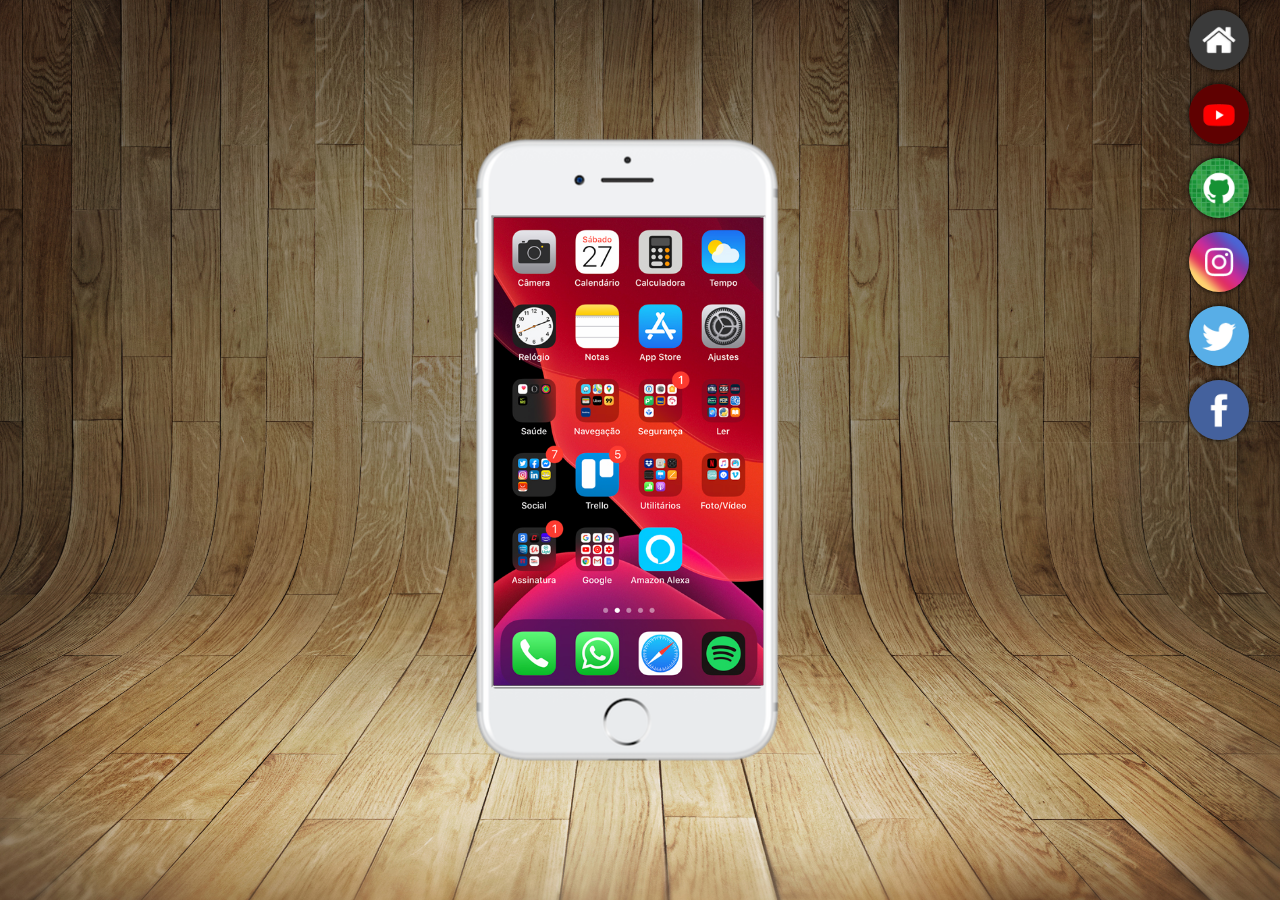
<file: index.html>
<!DOCTYPE html>
<html lang="pt-br">
<head>
    <meta charset="UTF-8">
    <meta name="viewport" content="width=device-width, initial-scale=1.0">
    <link rel="shortcut icon" href="pacote-d013/favicon.ico" type="image/x-icon">
    <title>Projeto Redes Sociais</title>
    <link rel="stylesheet" href="estilo.css">
</head>
<body>
    <main>
    <section id="telefone"><iframe name="frame" id="tela" src="home.html" >
        Seu navegador n é compatível com essa maravilha
    </iframe></section>
        <section id="redes-sociais">
            <nav>
                <ul>
                    <abbr title="Home">
                        <li><a href="home.html" target="frame"><div><img src="pacote-d013/imagens/logo-home.jpg" alt="Voltar para a página inicial"></div></a></li>
                    </abbr>
                    <abbr title="Ir para o Youtube">
                        <li><a href="youtube.html" target="frame"><img src="pacote-d013/imagens/logo-youtube.jpg" alt="Ir para o Youtube"></a></li>
                    </abbr>
                    <abbr title="Ir para o Github">
                        <li><a href="github.html" target="frame"><img src="pacote-d013/imagens/logo-github.jpg" alt="Ir para o Github"></a></li>
                    </abbr>
                    <abbr title="Ir para o Instagram">
                        <li><a href="instagram.html" target="frame"><img src="pacote-d013/imagens/logo-instagram.jpg" alt="Ir para o Instagram"></a></li>
                    </abbr>
                    <abbr title="Ir para o Twitter">
                        <li><a href="twitter.html" target="frame"><img src="pacote-d013/imagens/logo-twitter.jpg" alt="Ir para o Twitter"></a></li>
                    </abbr>
                    <abbr title="Ir para o Facebook">
                            <li><a href="facebook.html" target="frame"><img src="pacote-d013/imagens/logo-facebook.jpg" alt="Ir para o Facebook"></a></li>
                    </abbr>
                </ul>
            </nav>
        </section>
    </main>
</body>
</html>
</file>
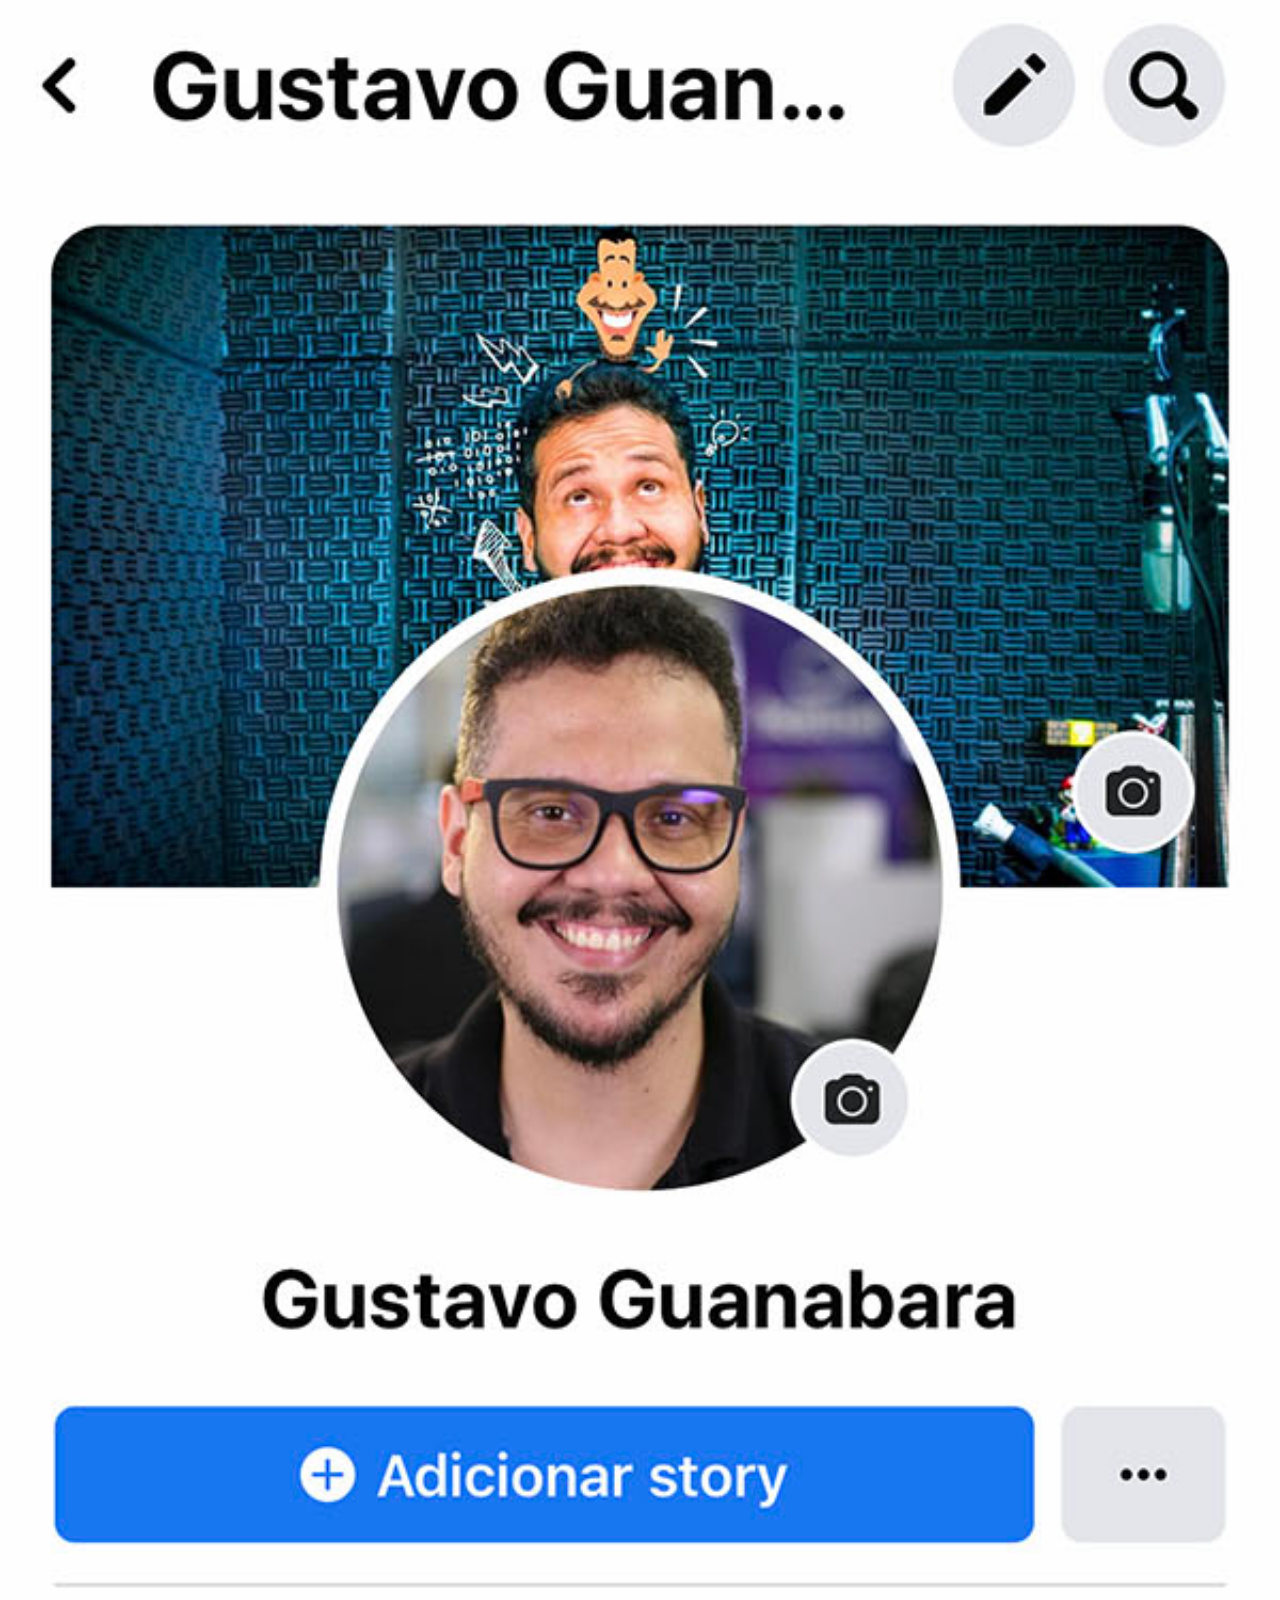
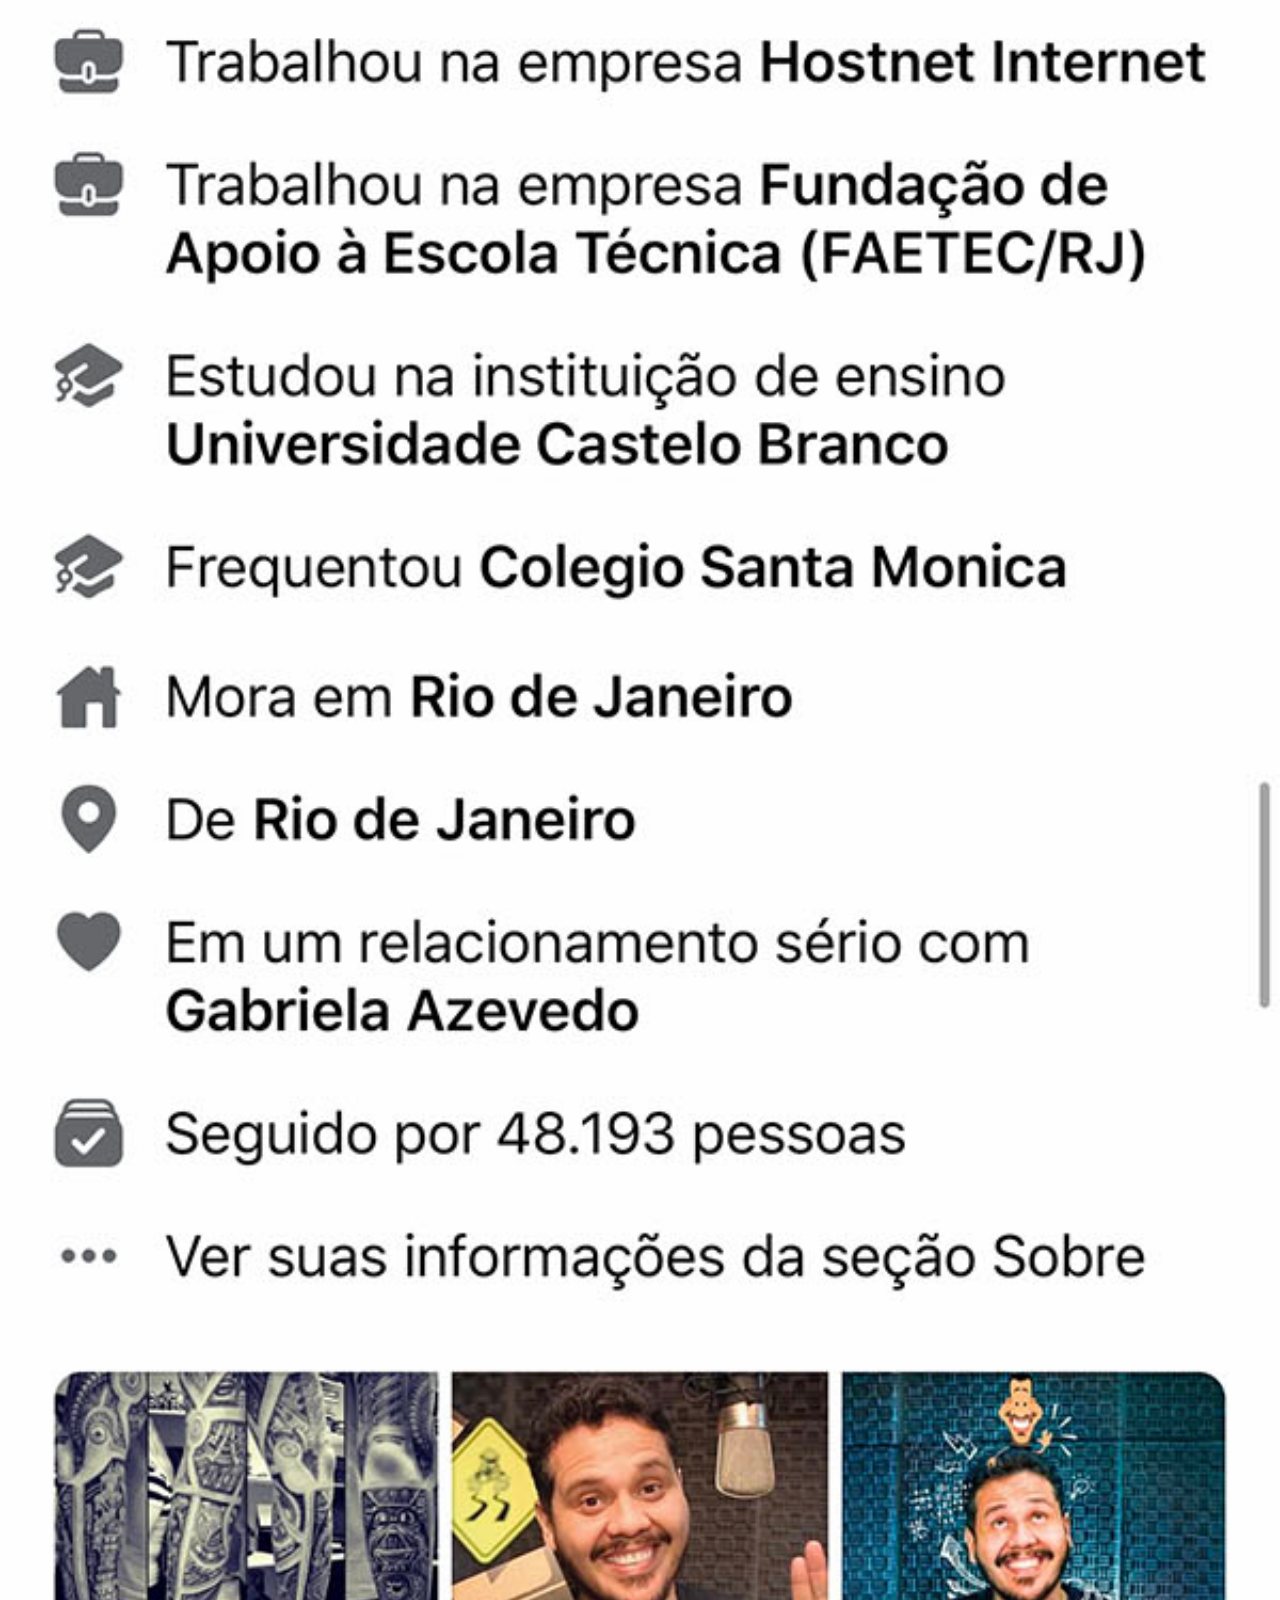
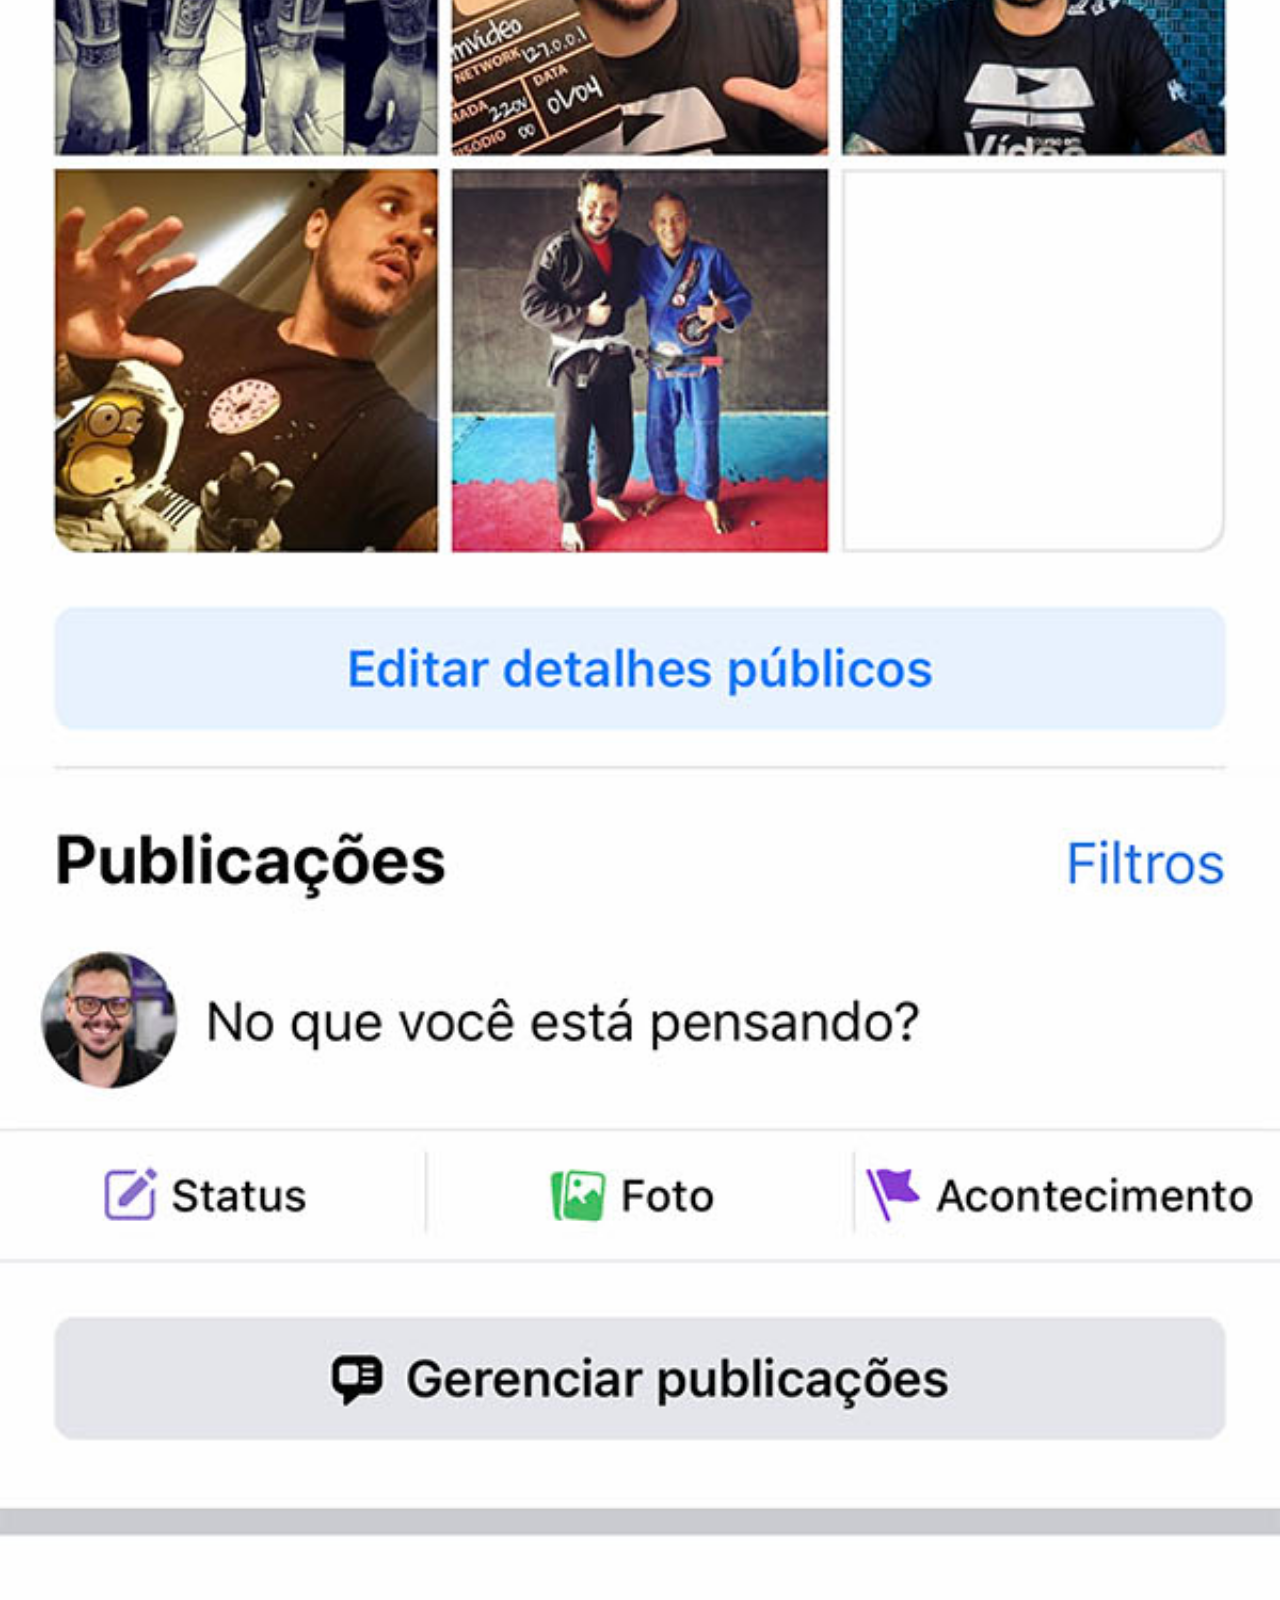
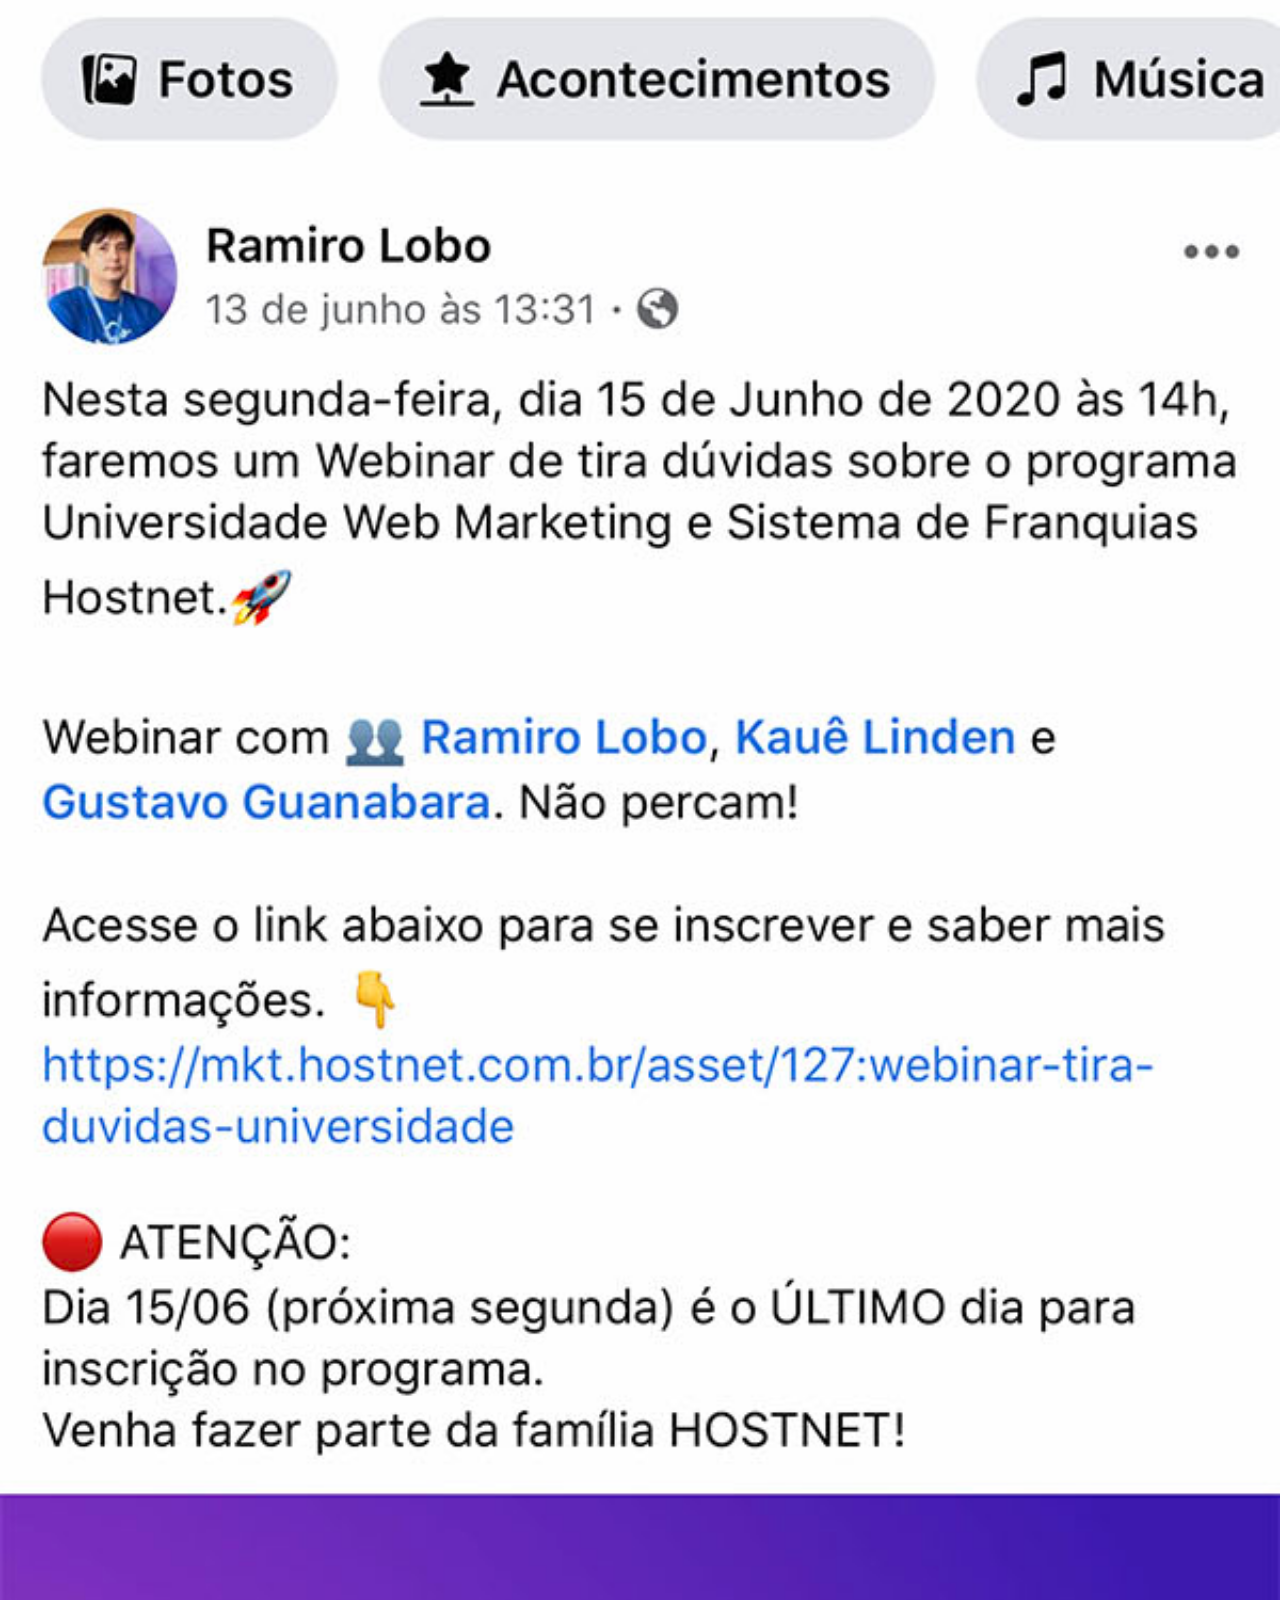
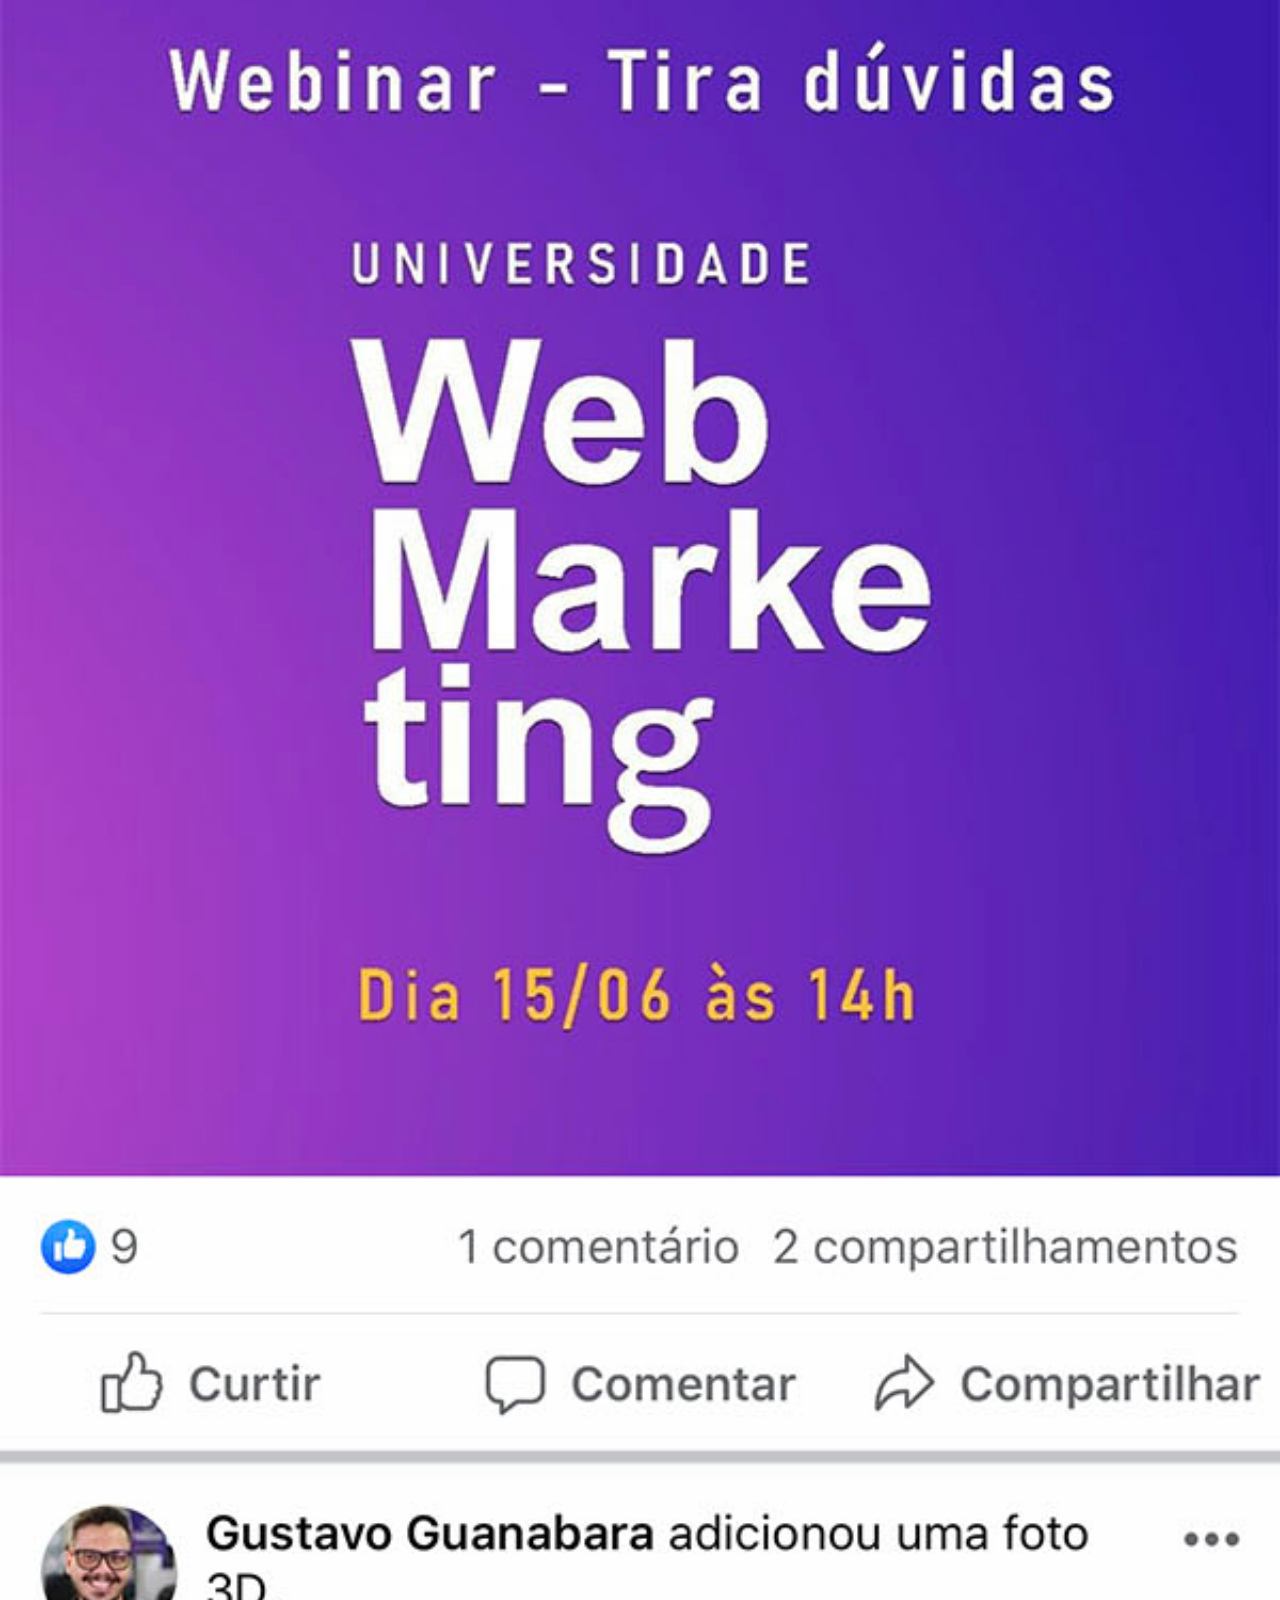
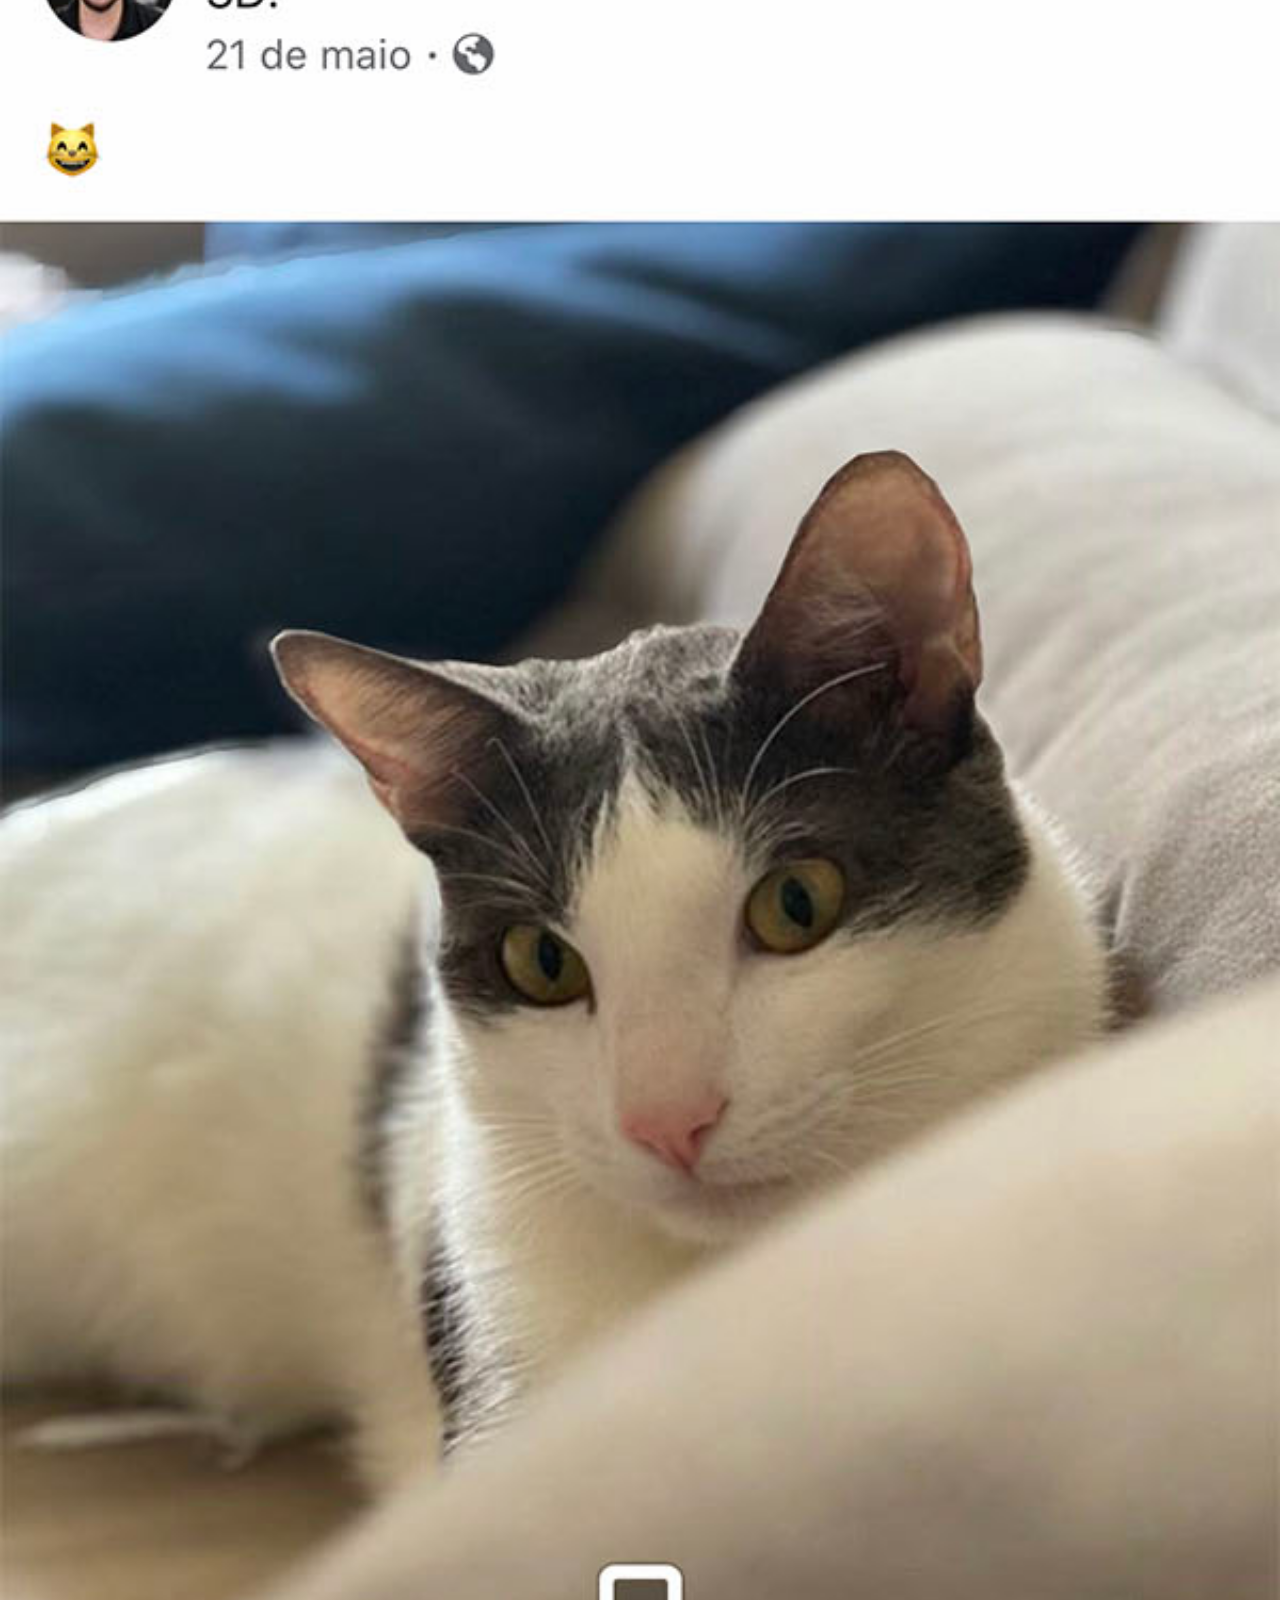
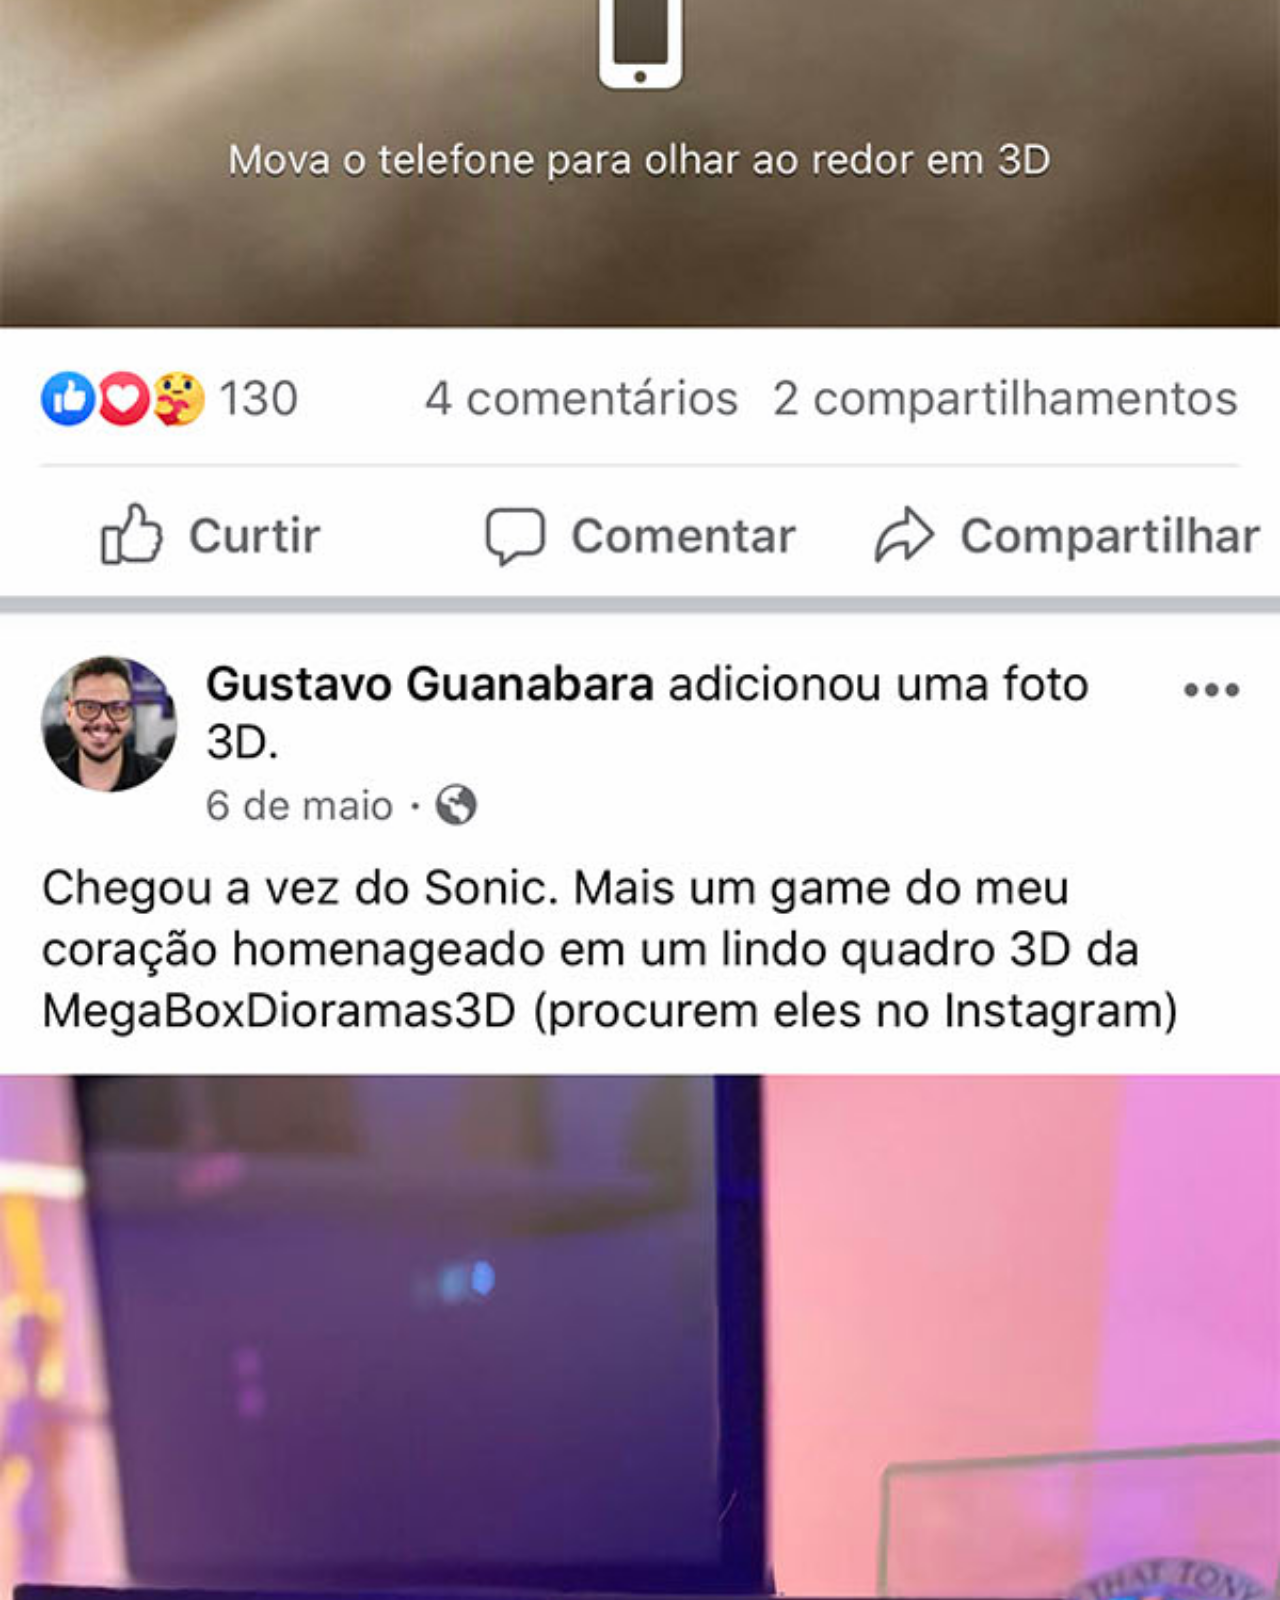
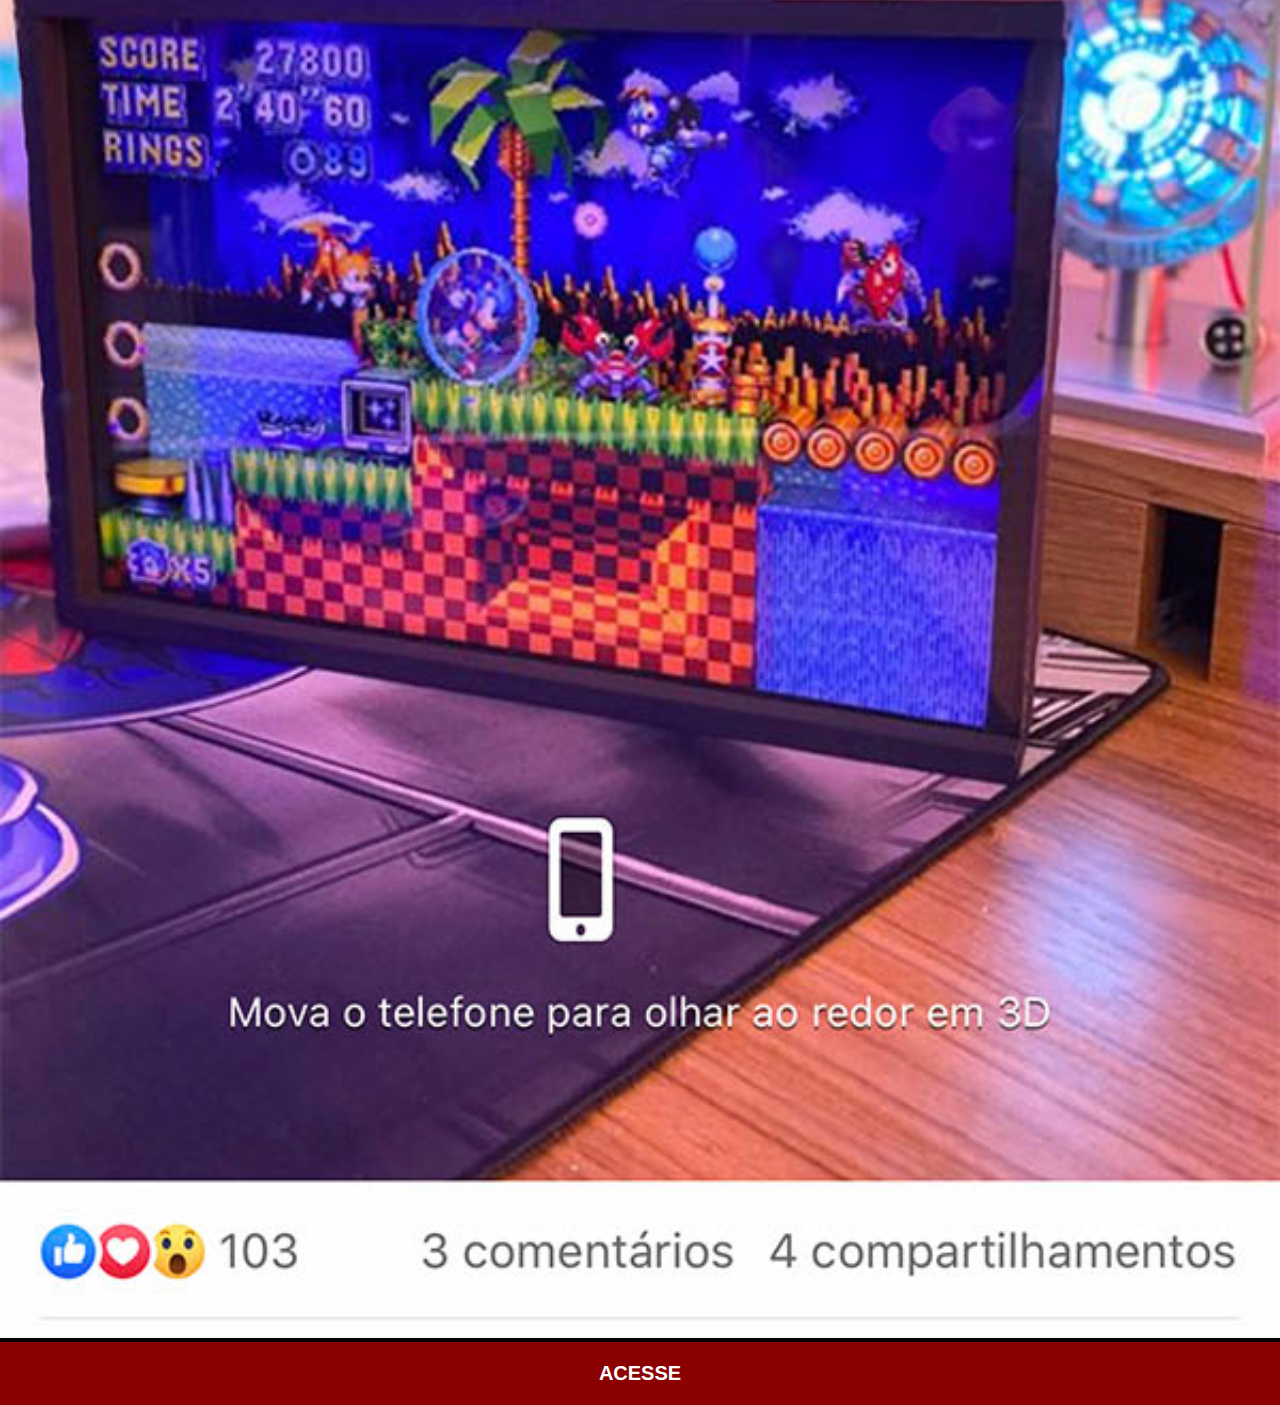
<file: facebook.html>
<!DOCTYPE html>
<html lang="pt-br">
<head>
    <meta charset="UTF-8">
    <meta name="viewport" content="width=device-width, initial-scale=1.0">
    <title>Youtube</title>
    <link rel="stylesheet" href="social.css">
</head>
<body>
    <img src="pacote-d013/imagens/tela-facebook.jpg" alt="Facebook">
    <a href="https://www.facebook.com/felipeneto" target="_blank">ACESSE</a>
</body>
</html>
</file>
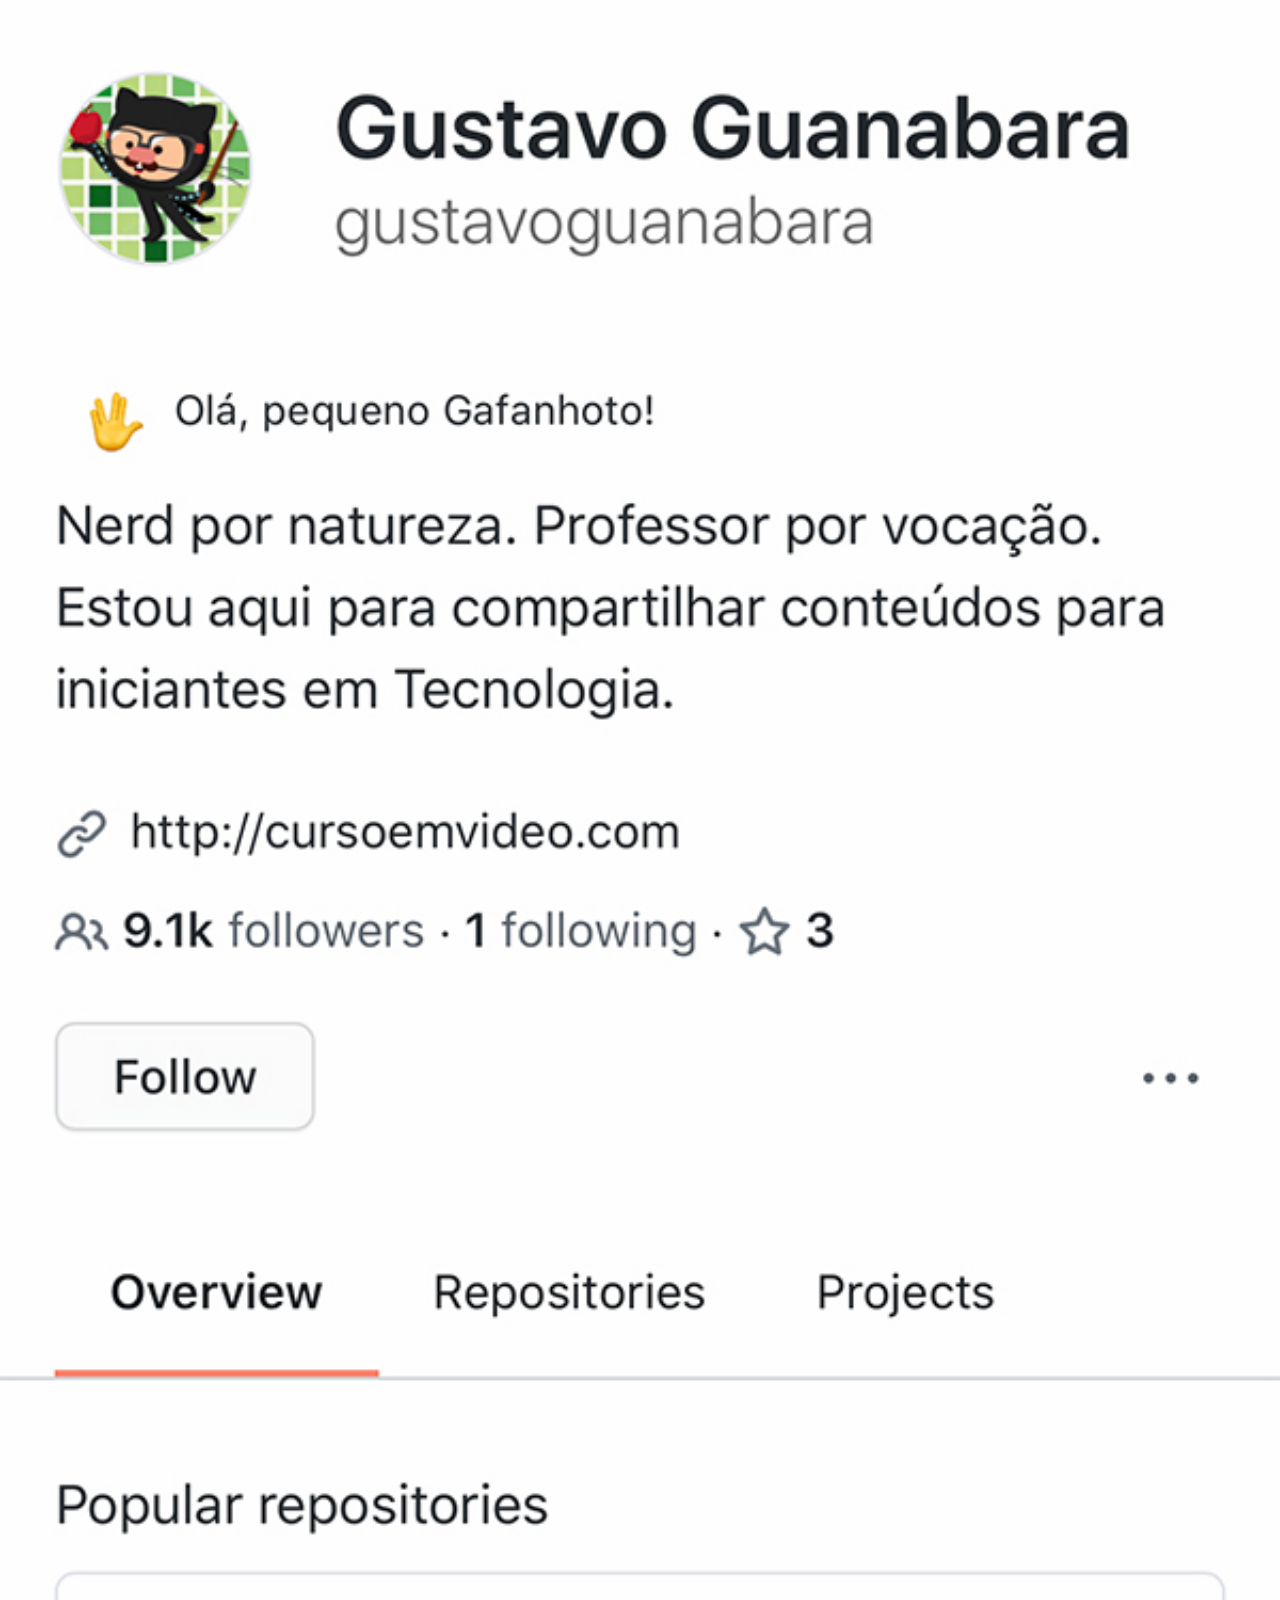
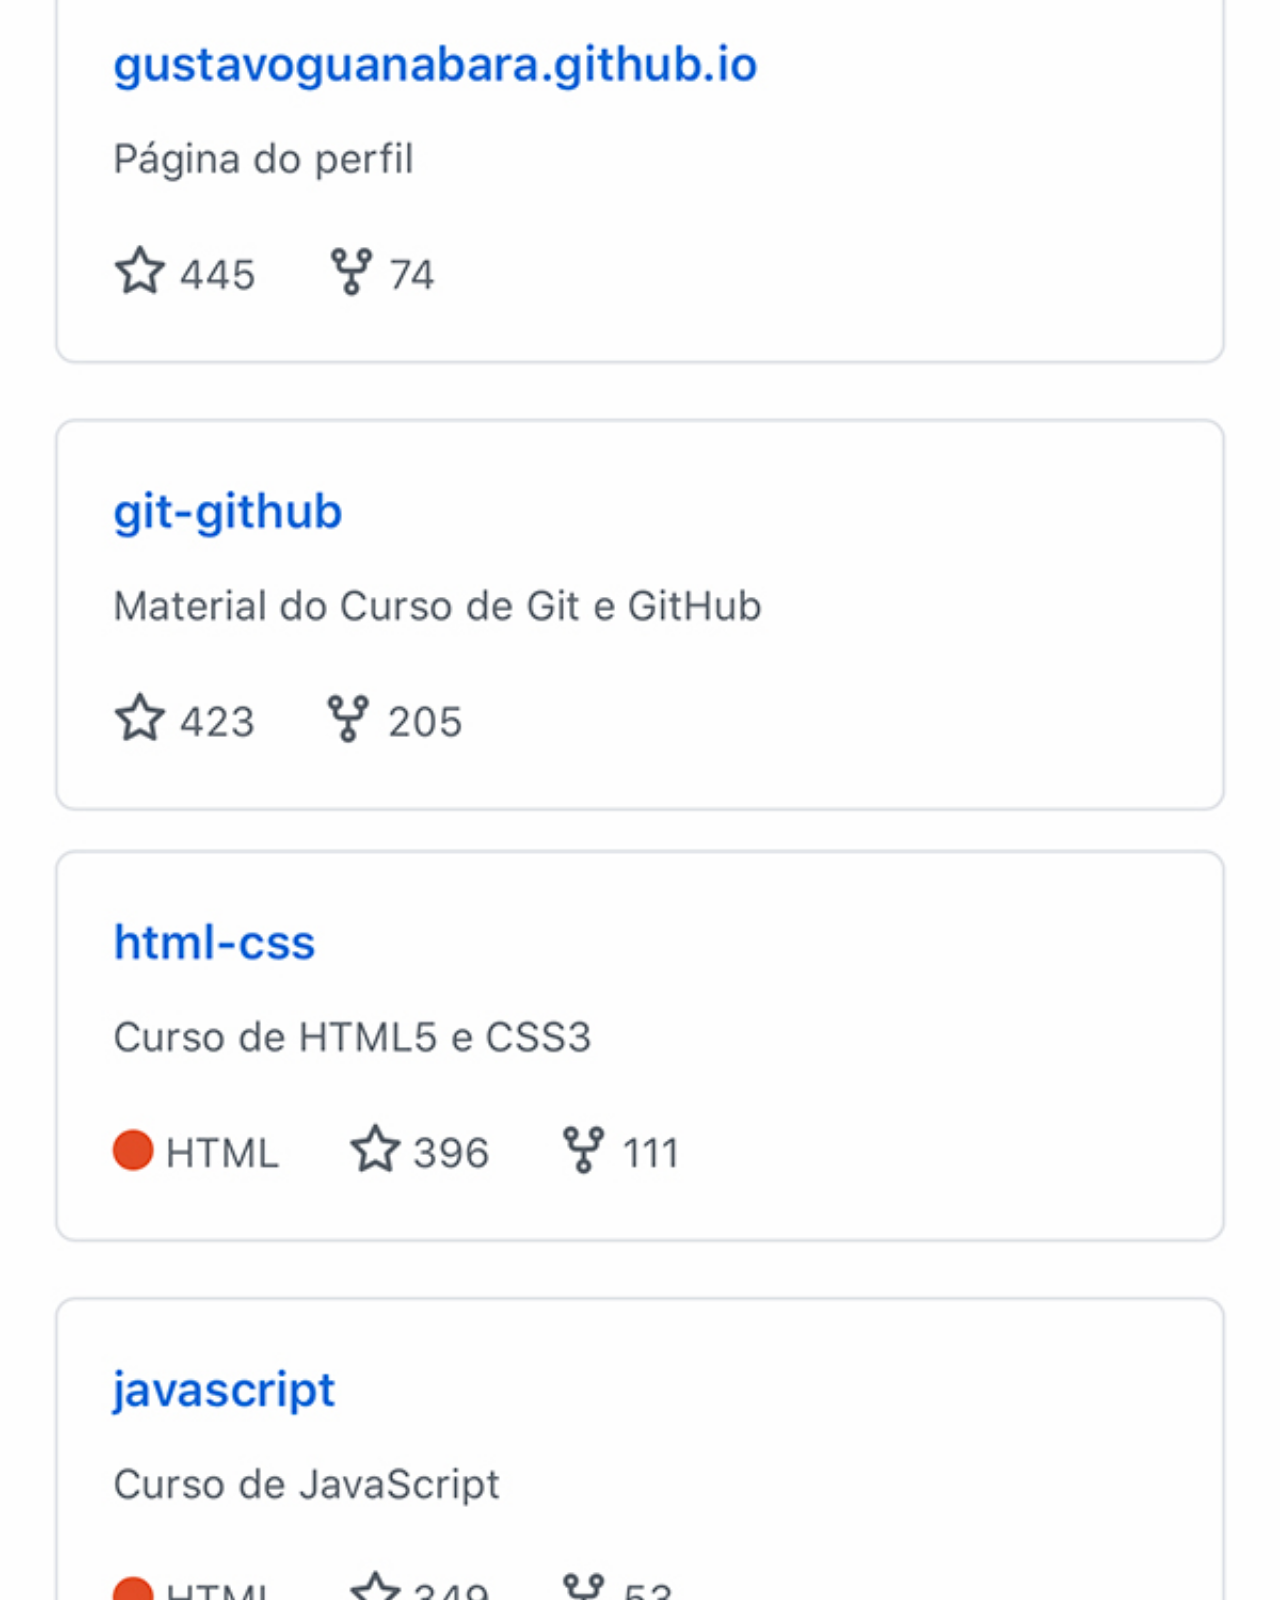
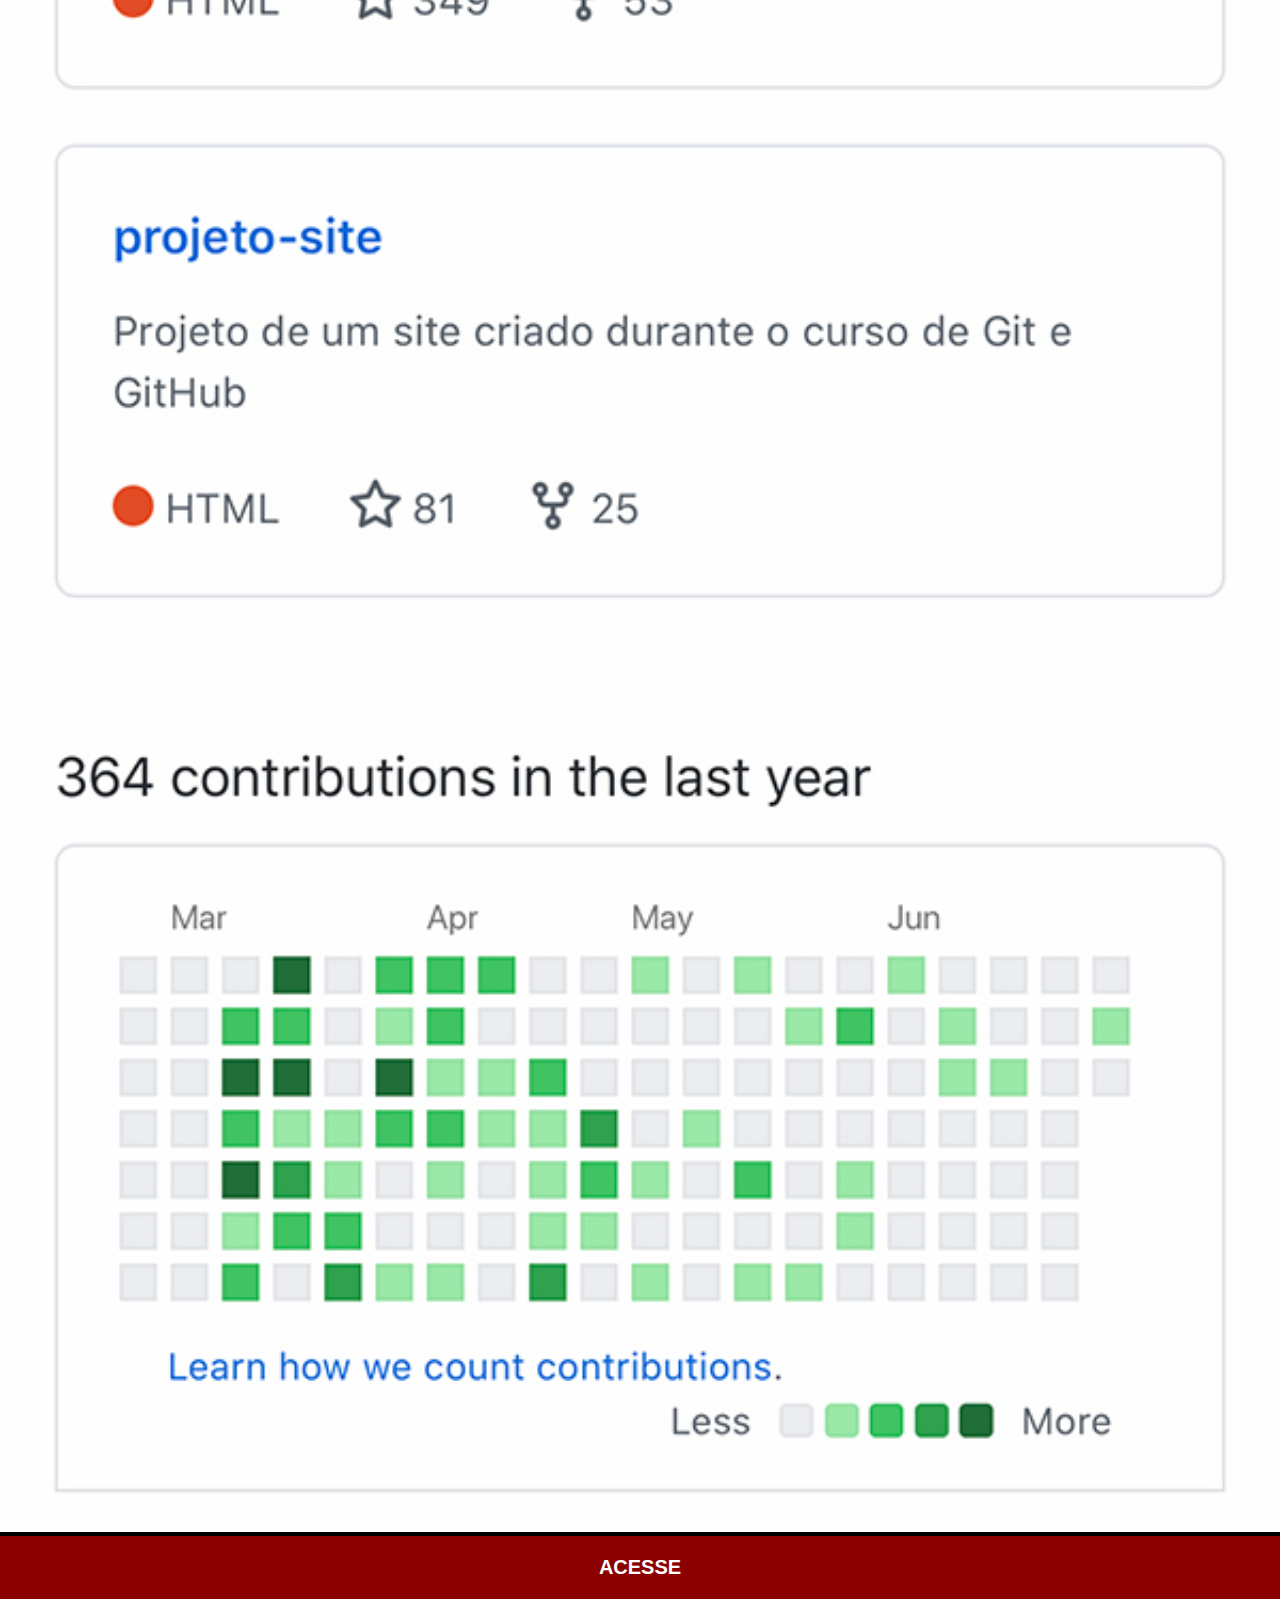
<file: github.html>
<!DOCTYPE html>
<html lang="pt-br">
<head>
    <meta charset="UTF-8">
    <meta name="viewport" content="width=device-width, initial-scale=1.0">
    <title>Youtube</title>
    <link rel="stylesheet" href="social.css">
</head>
<body>
    <img src="pacote-d013/imagens/tela-github.jpg" alt="Github">
    <a href="https://github.com/lucianobostonn" target="_blank">ACESSE</a>
</body>
</html>
</file>
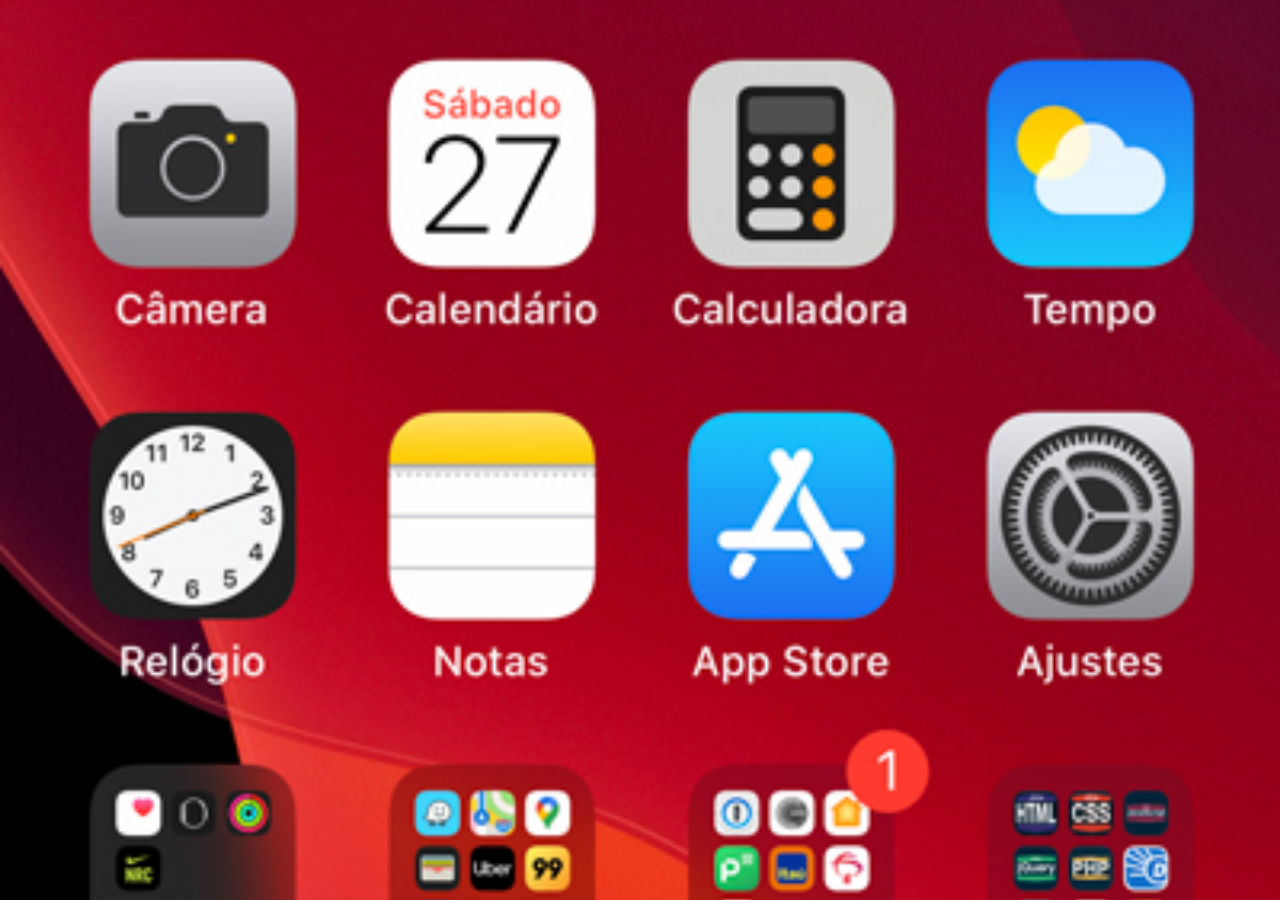
<file: home.html>
<!DOCTYPE html>
<html lang="pt-br">
<head>
    <meta charset="UTF-8">
    <meta name="viewport" content="width=device-width, initial-scale=1.0">
    <title>Home</title>
    <style>
        *{
            margin: 0px;
            padding: 0px;
        }

        body{
            width: 100vw;
            height: 100vh;
            background: black url(pacote-d013/imagens/tela-home.jpg) no-repeat top center;
            background-size: cover;
        }
    </style>
</head>
<body>
    
</body>
</html>
</file>
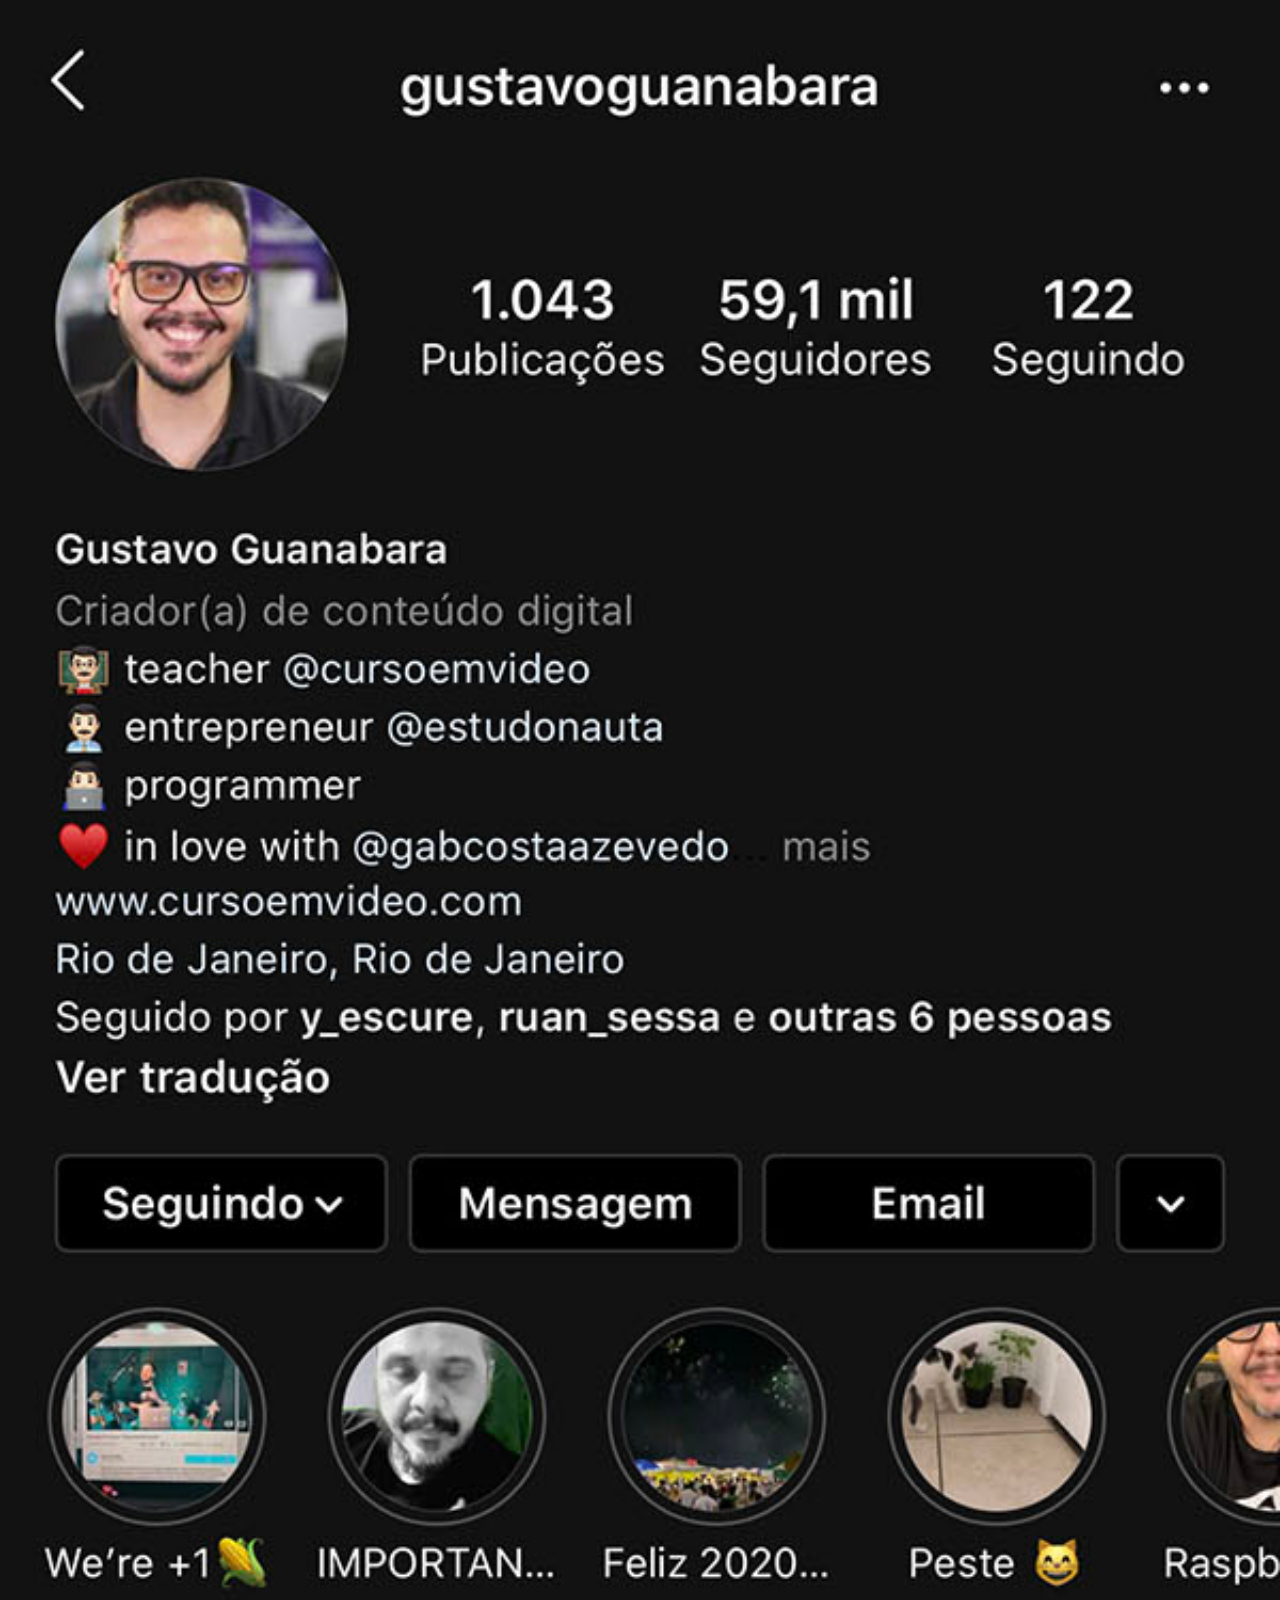
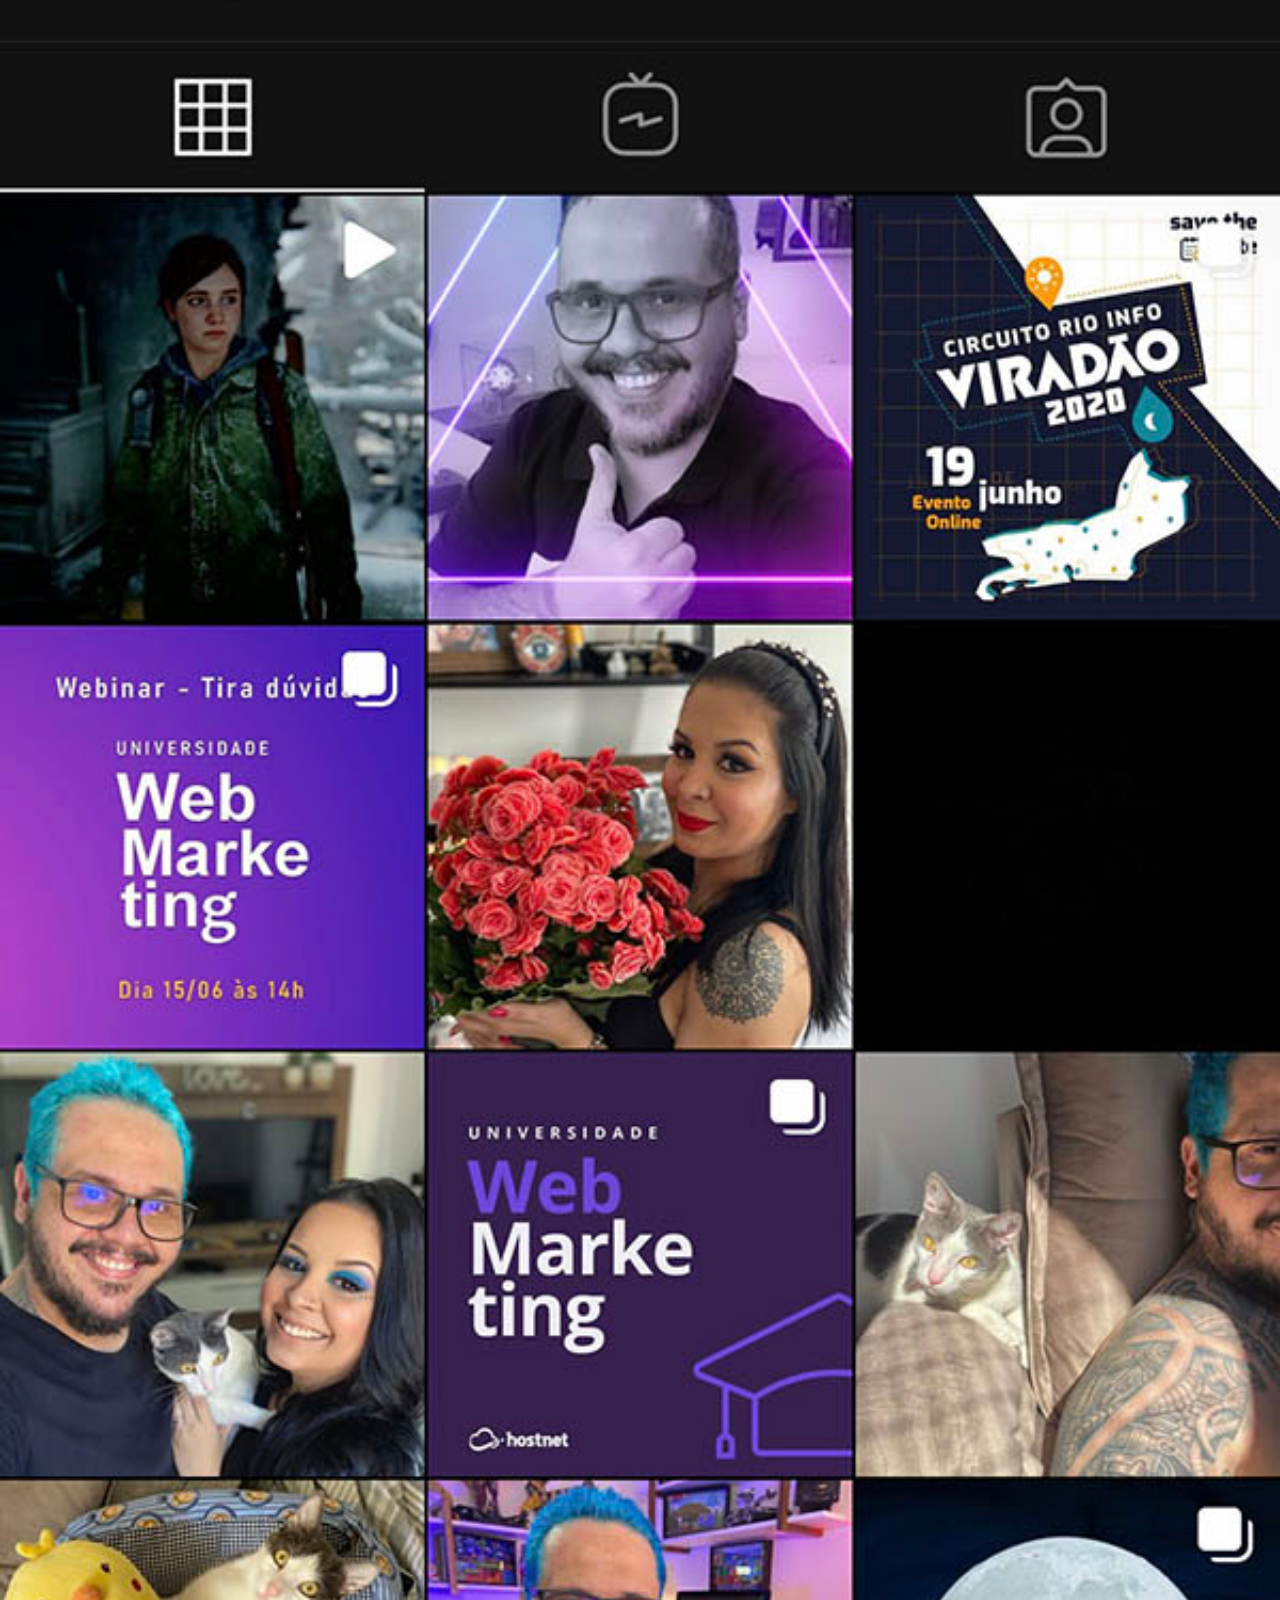
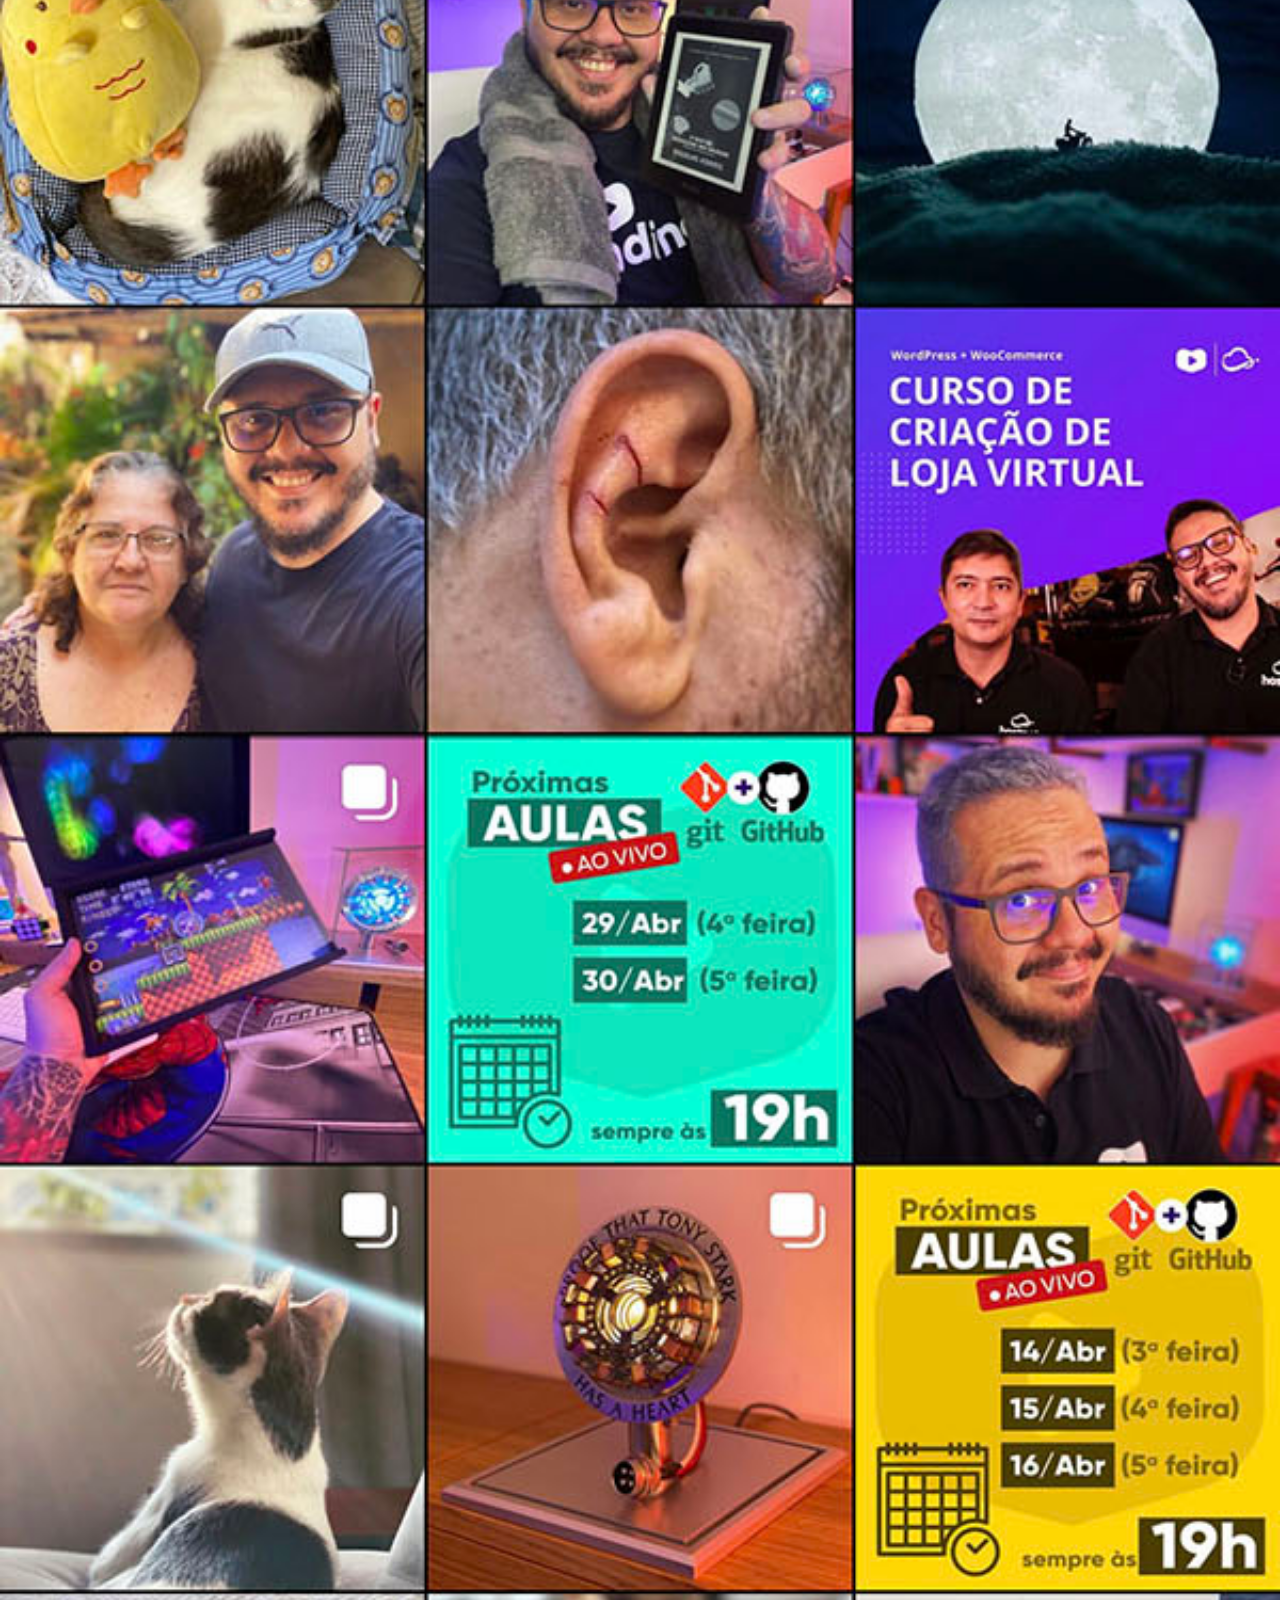
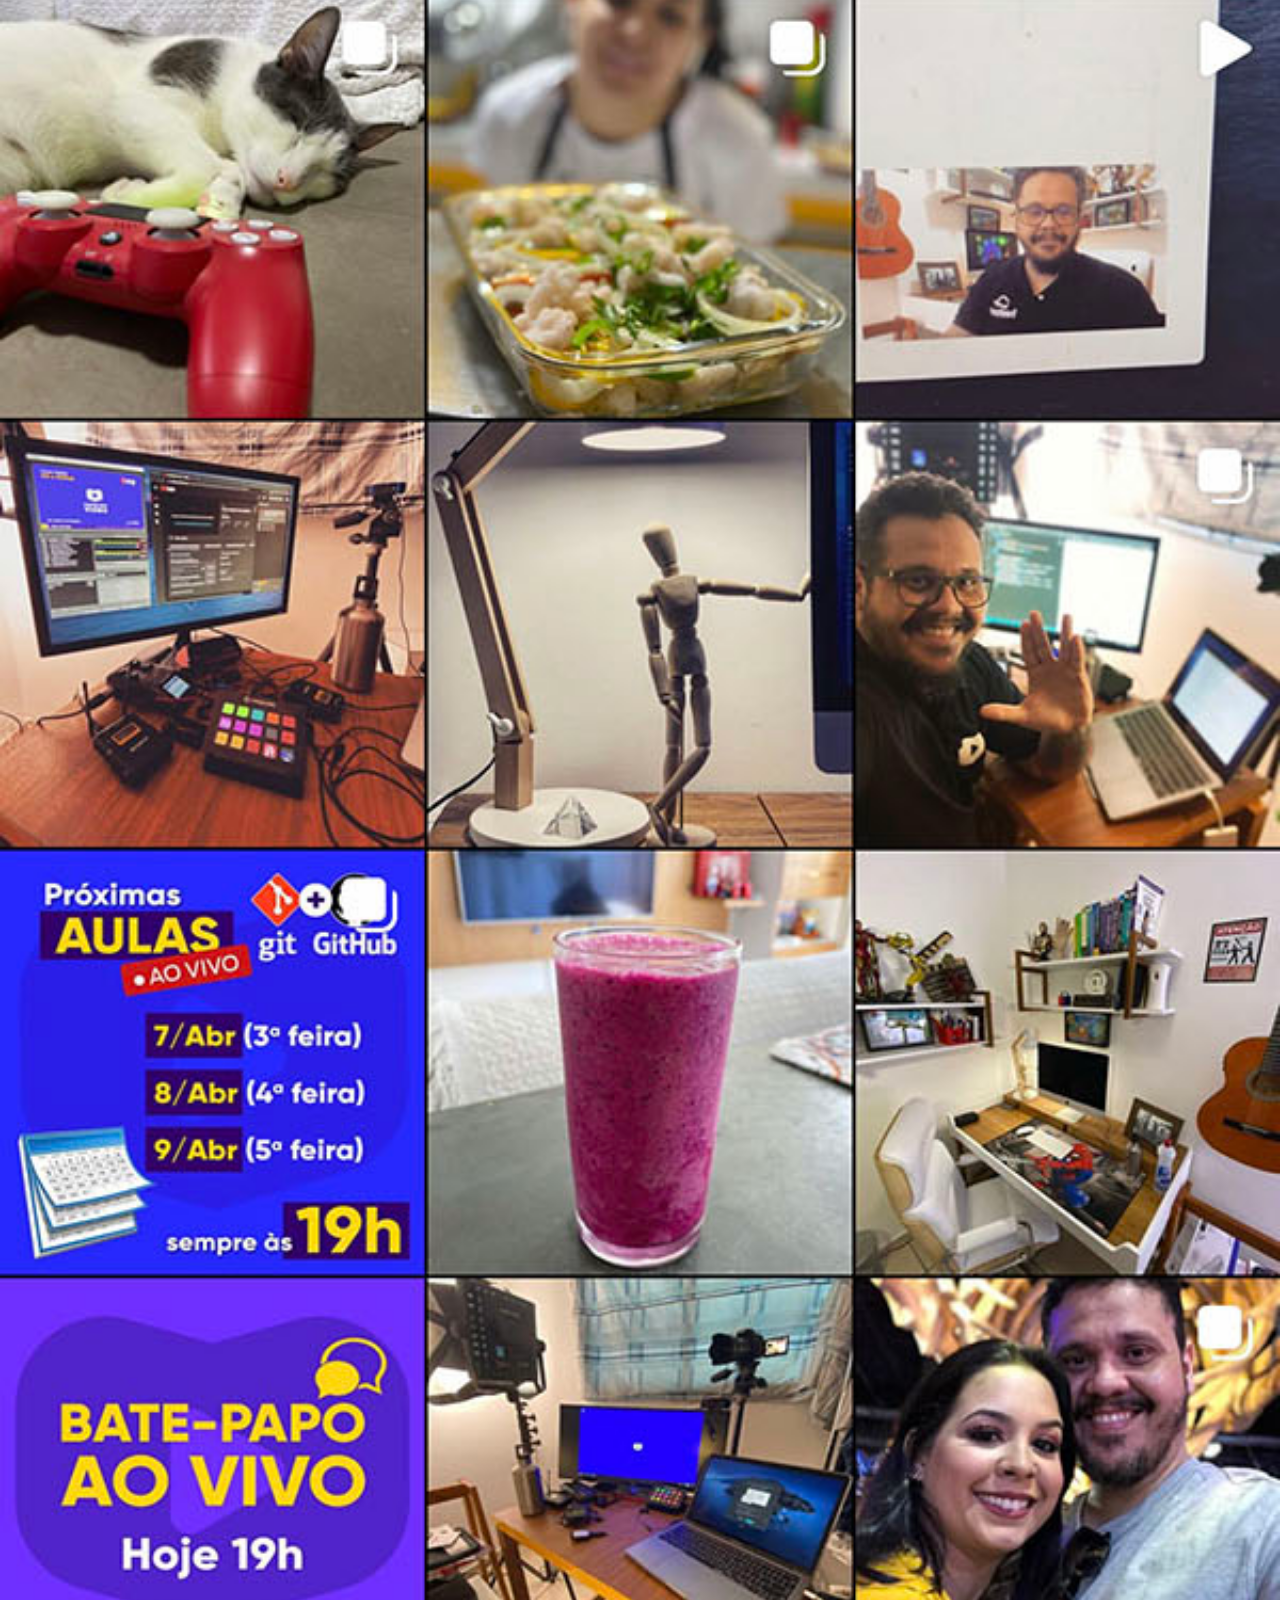
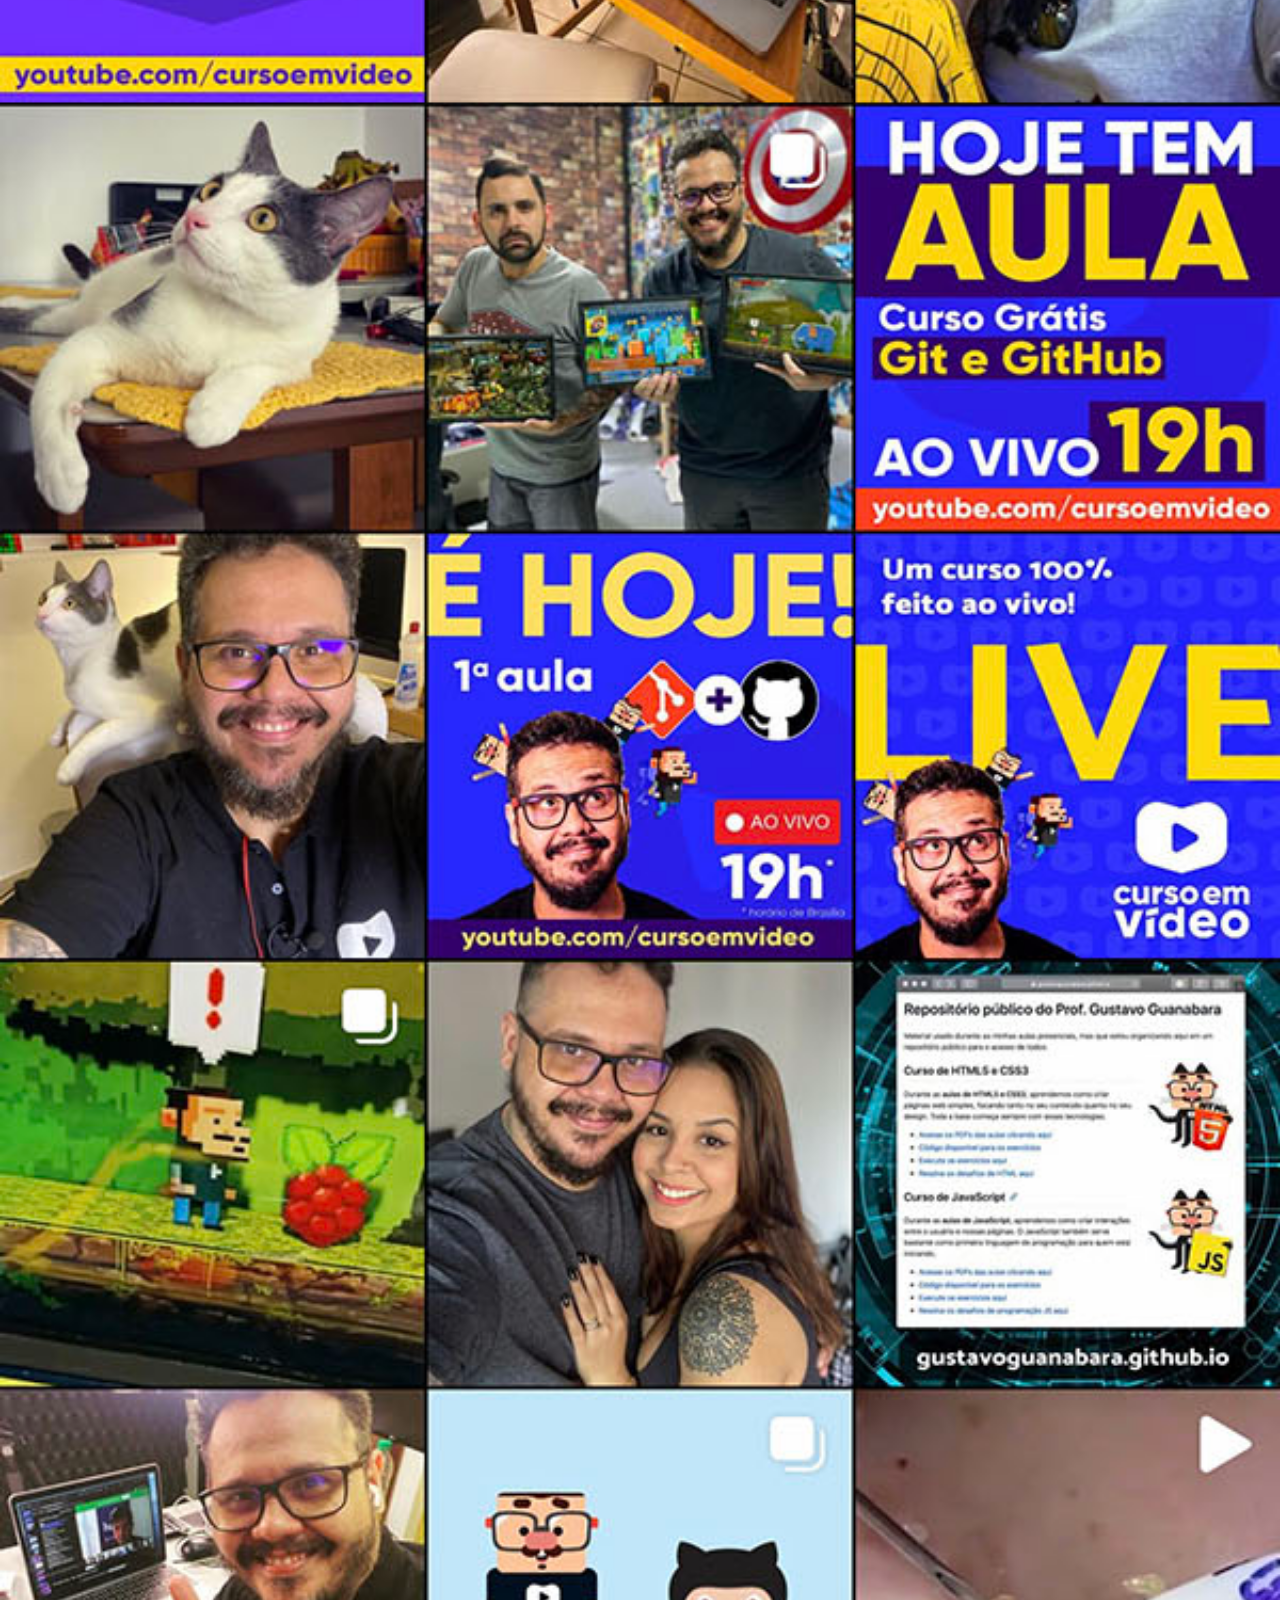
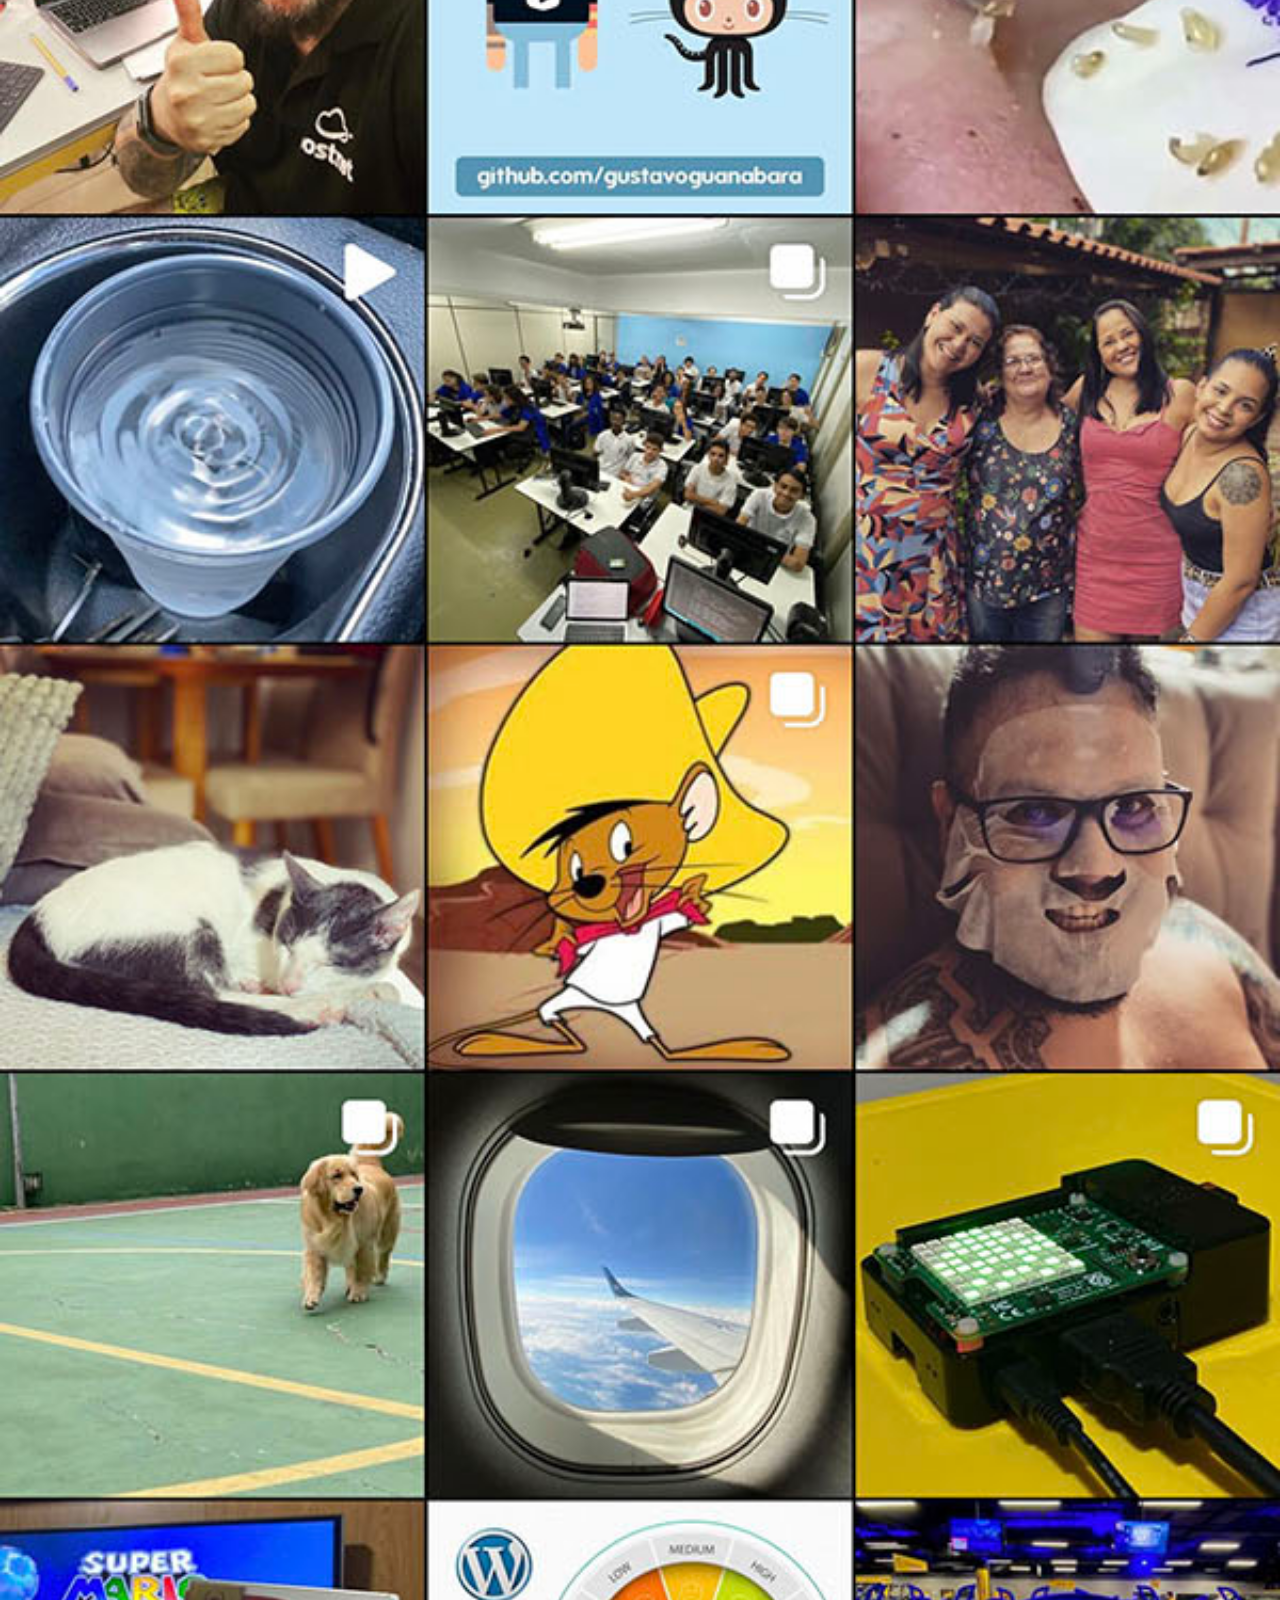
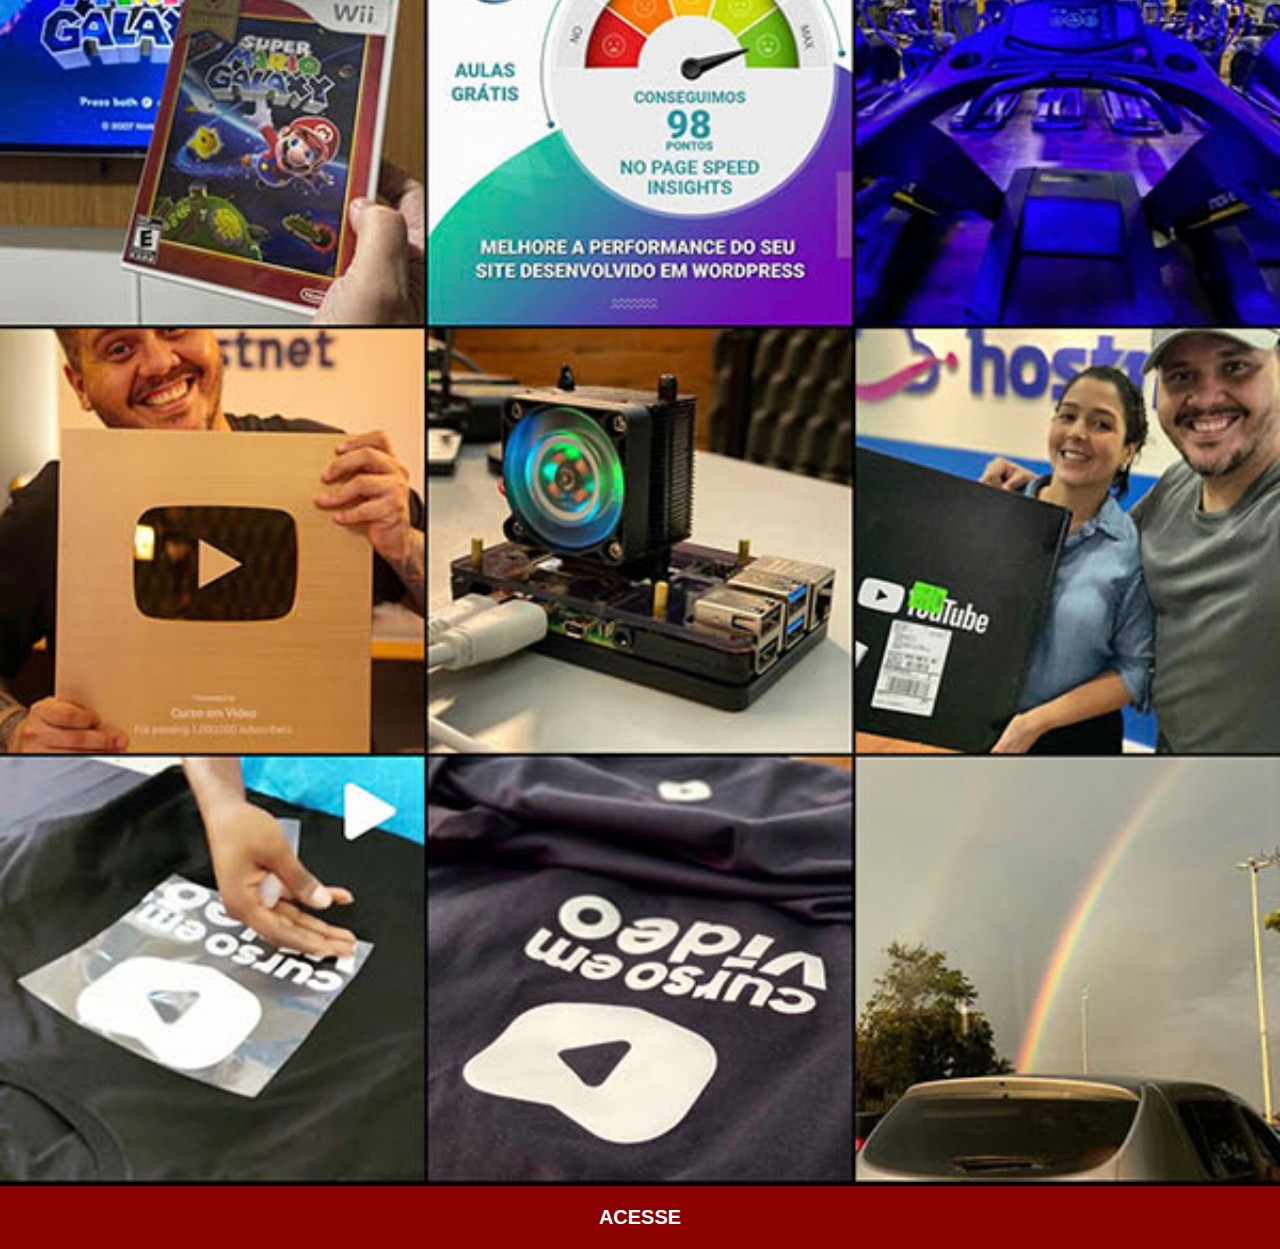
<file: instagram.html>
<!DOCTYPE html>
<html lang="pt-br">
<head>
    <meta charset="UTF-8">
    <meta name="viewport" content="width=device-width, initial-scale=1.0">
    <title>Youtube</title>
    <link rel="stylesheet" href="social.css">
</head>
<body>
    <img src="pacote-d013/imagens/tela-instagram.jpg" alt="Instagram">
    <a href="https://www.instagram.com/lucianobostonn/" target="_blank">ACESSE</a>
</body>
</html>
</file>
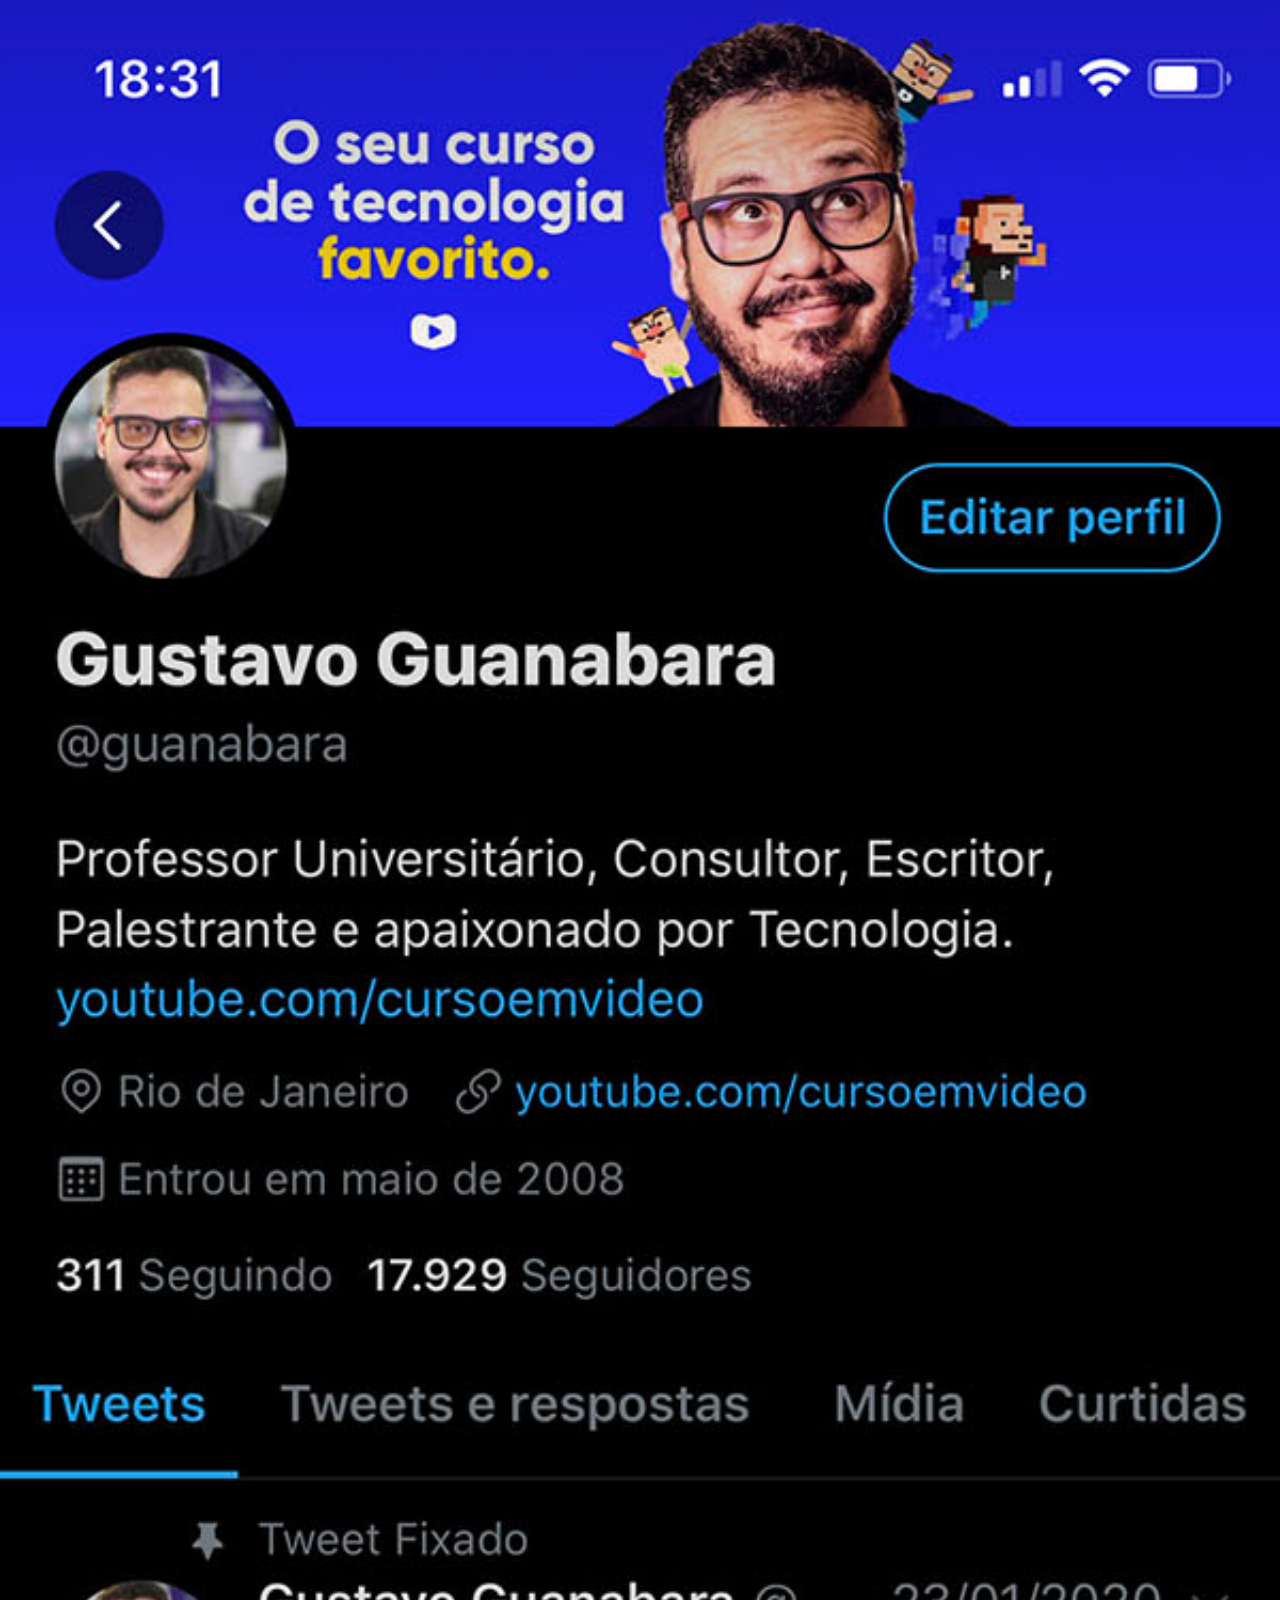
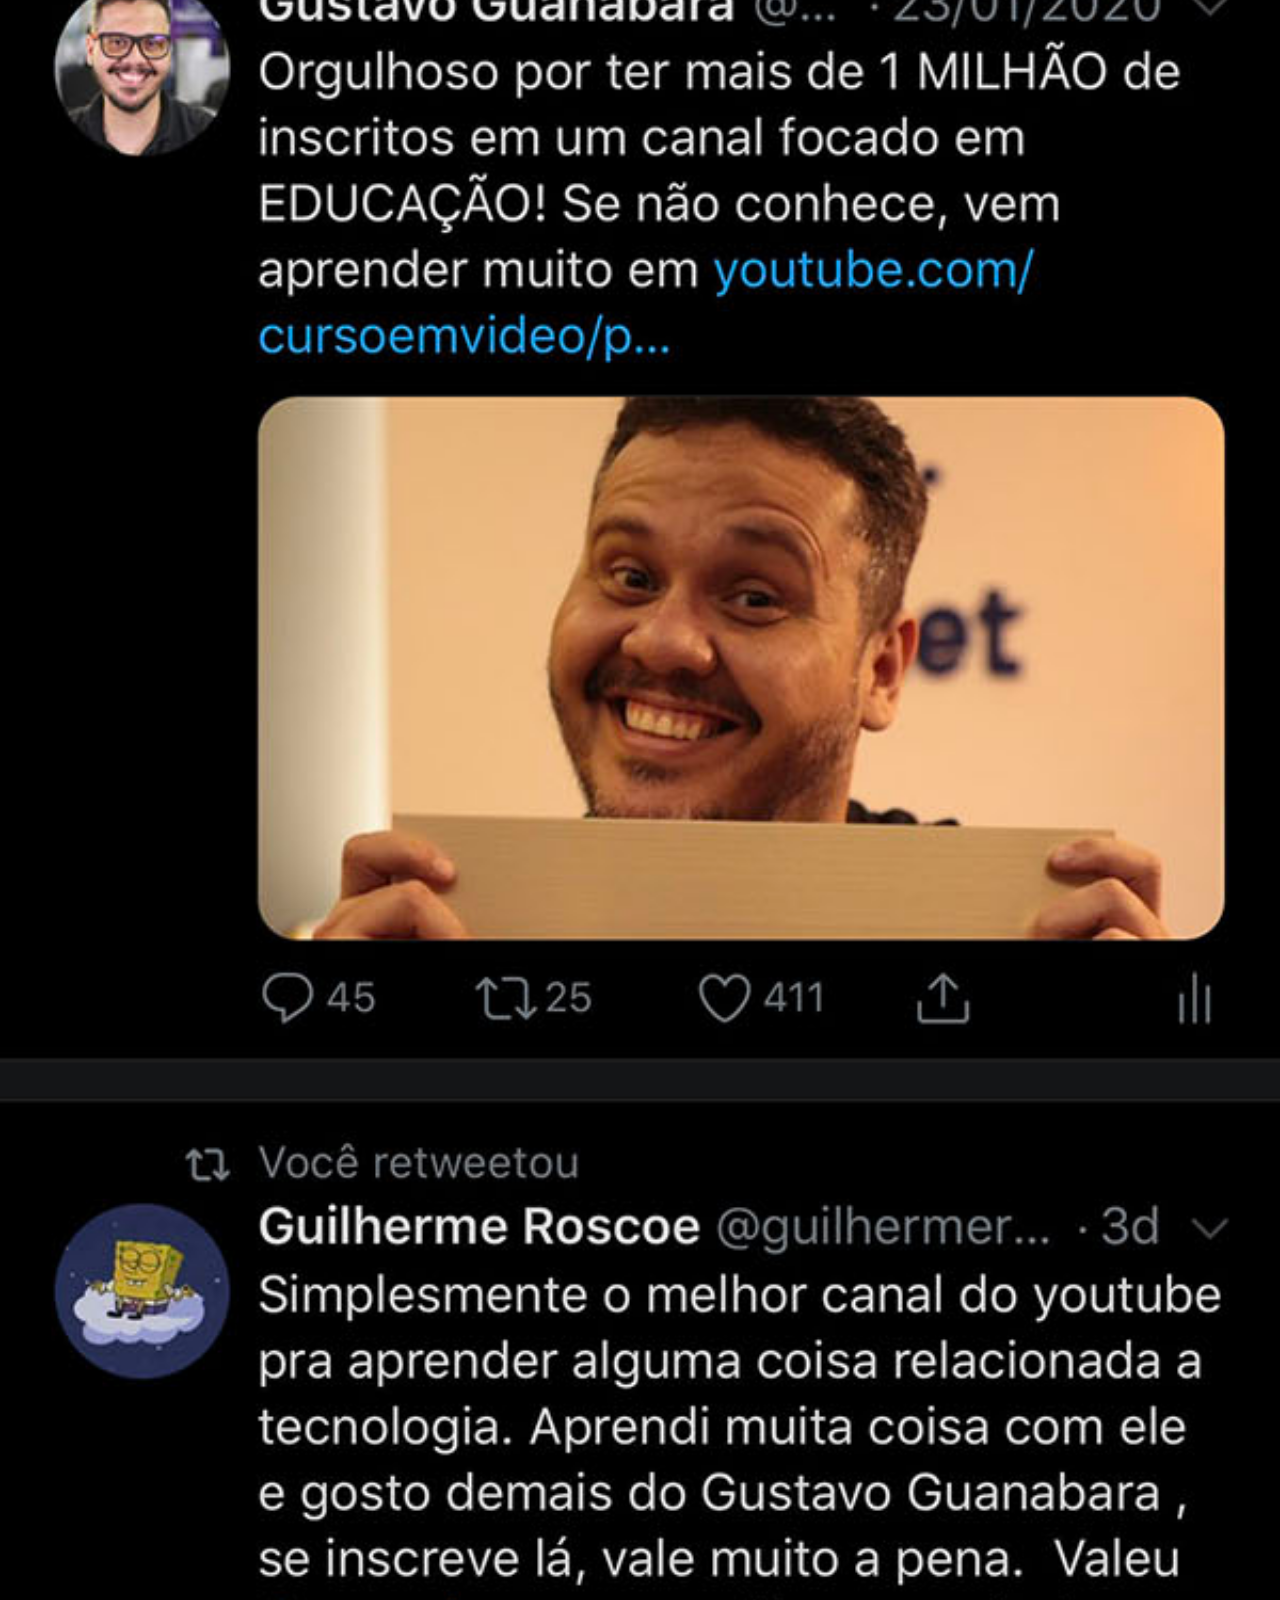
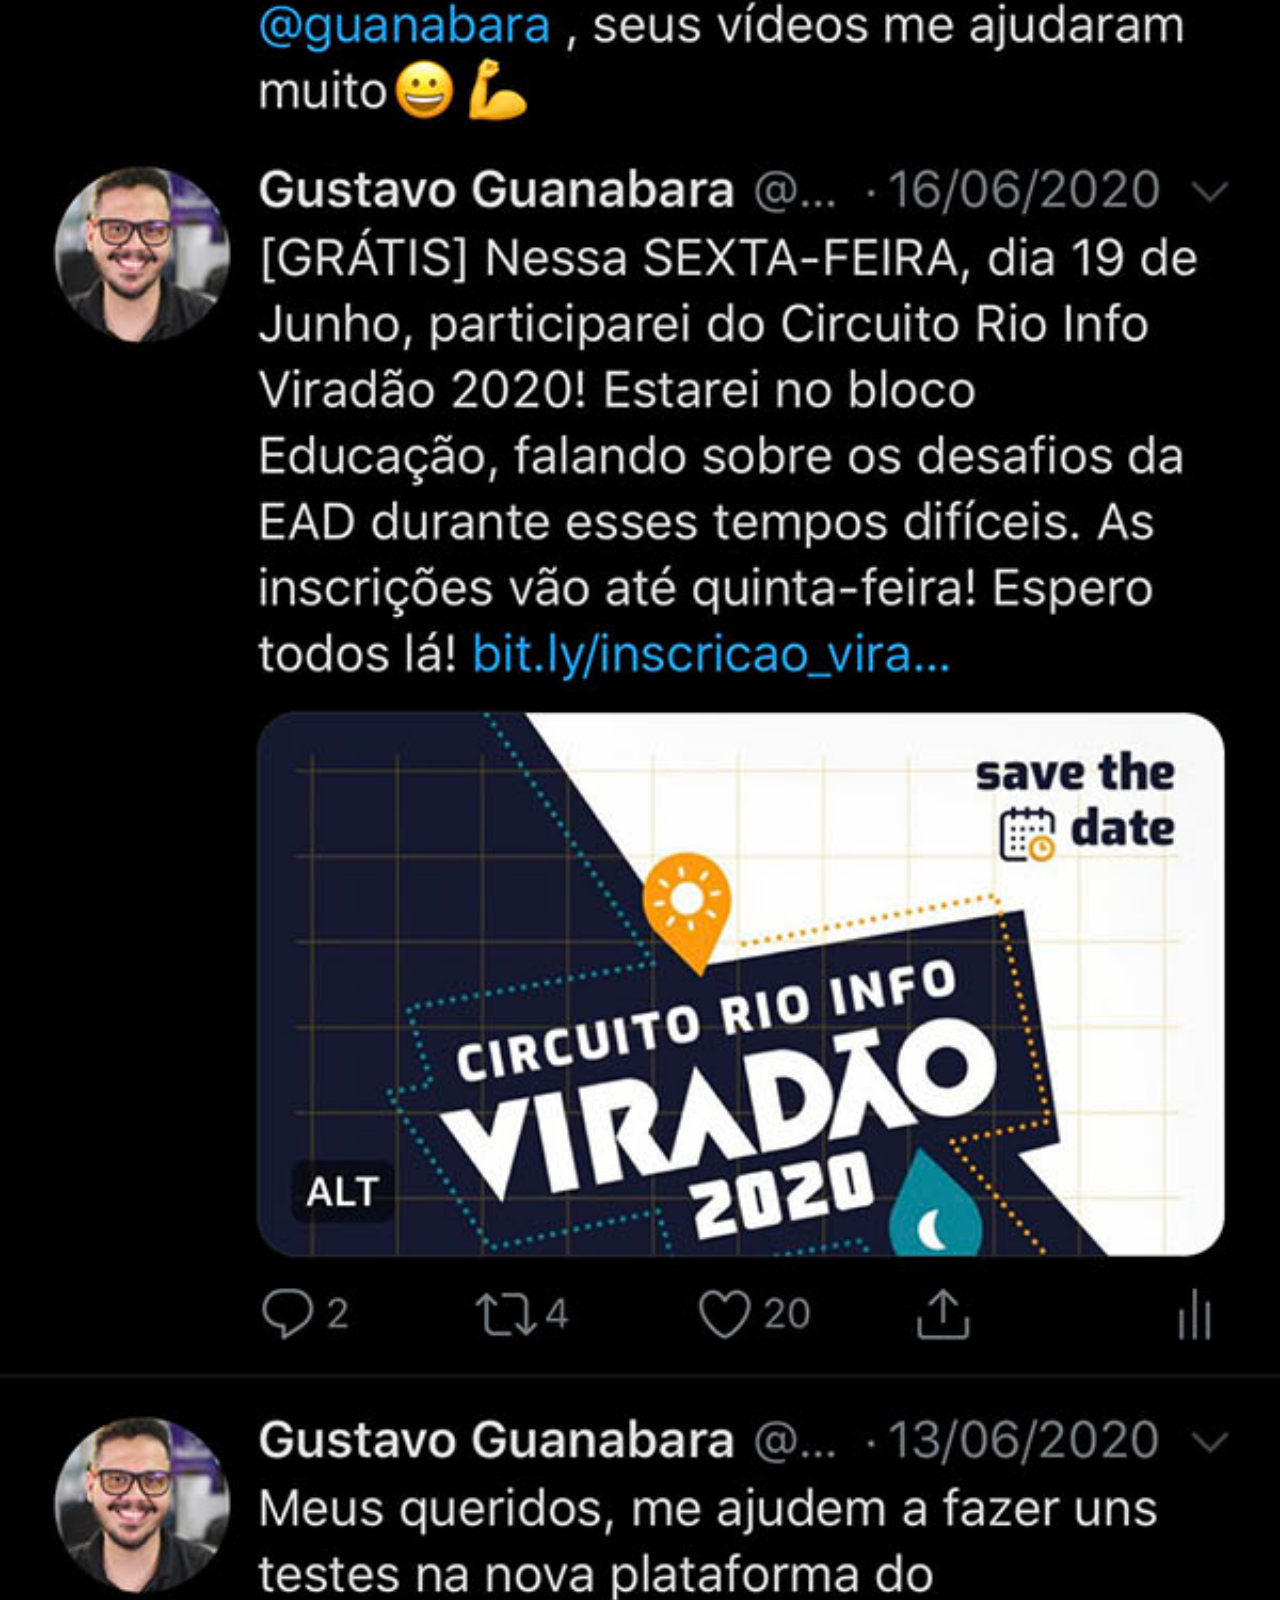
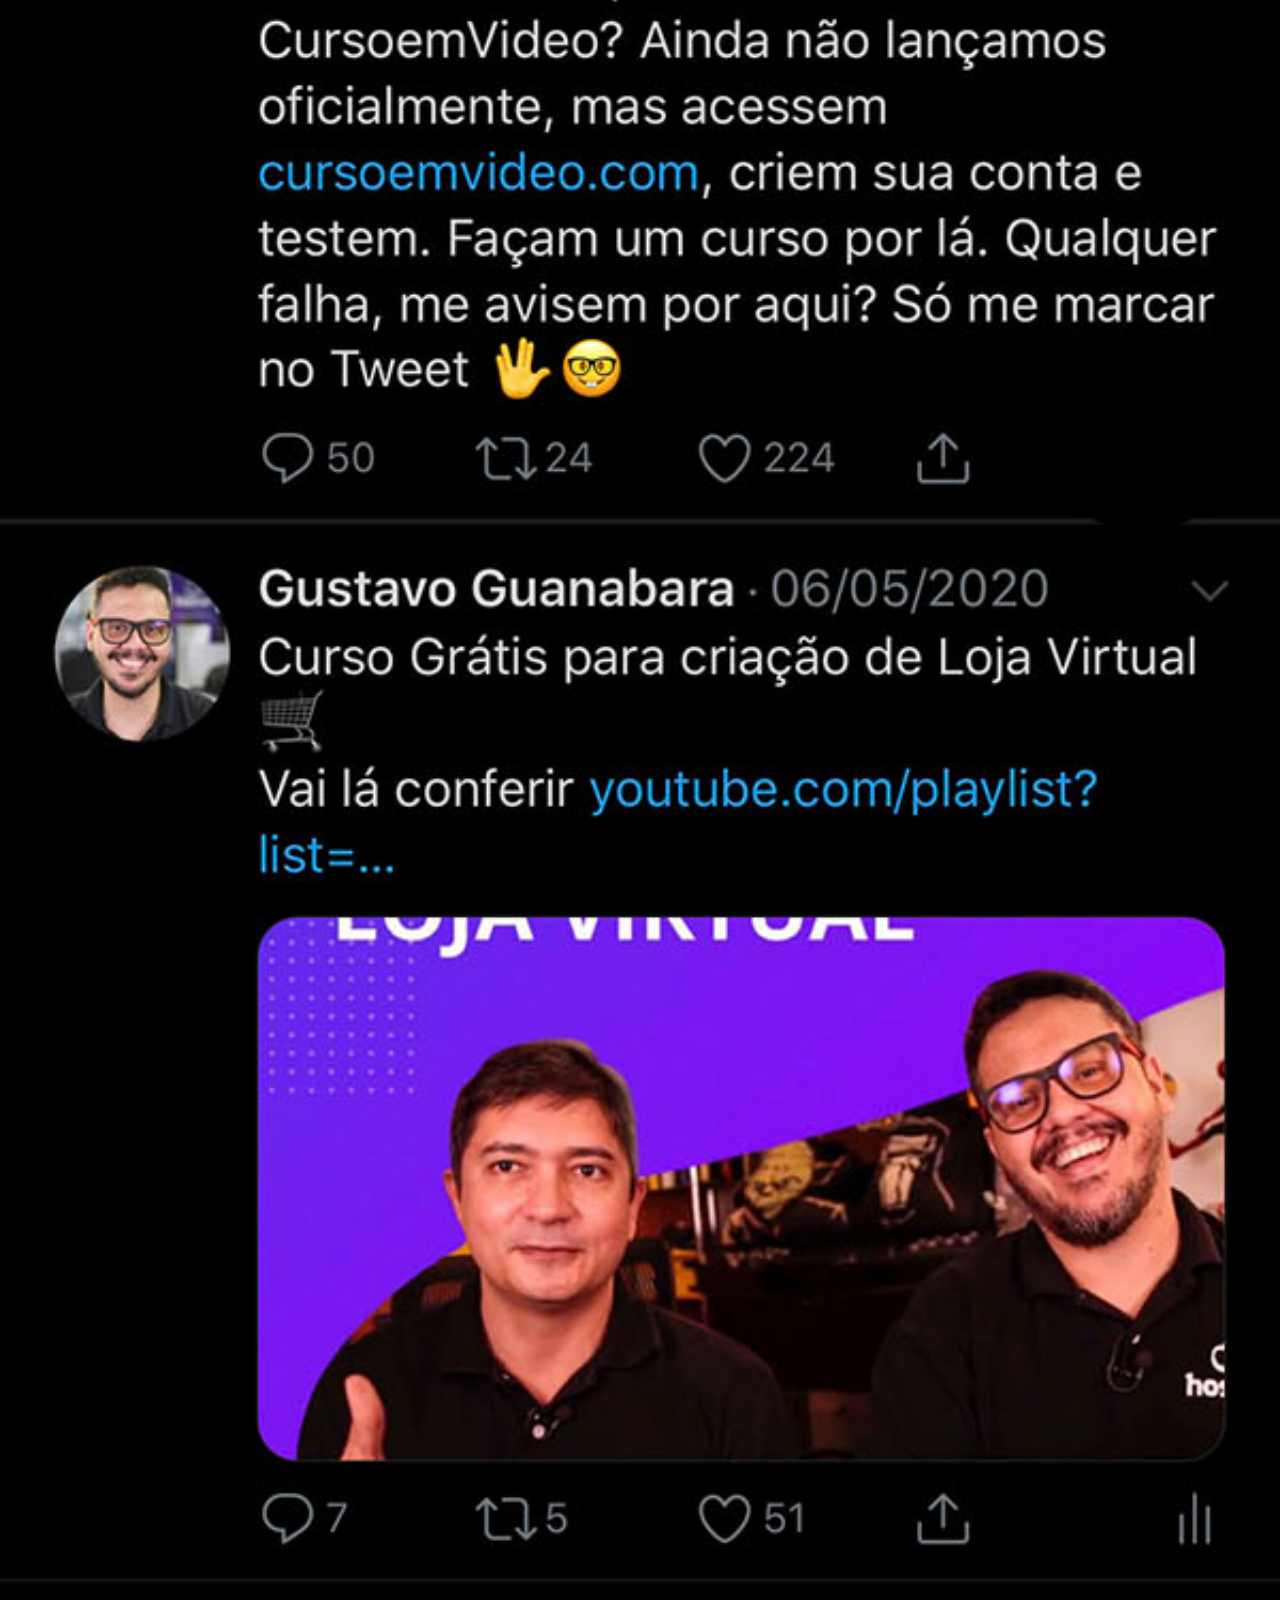
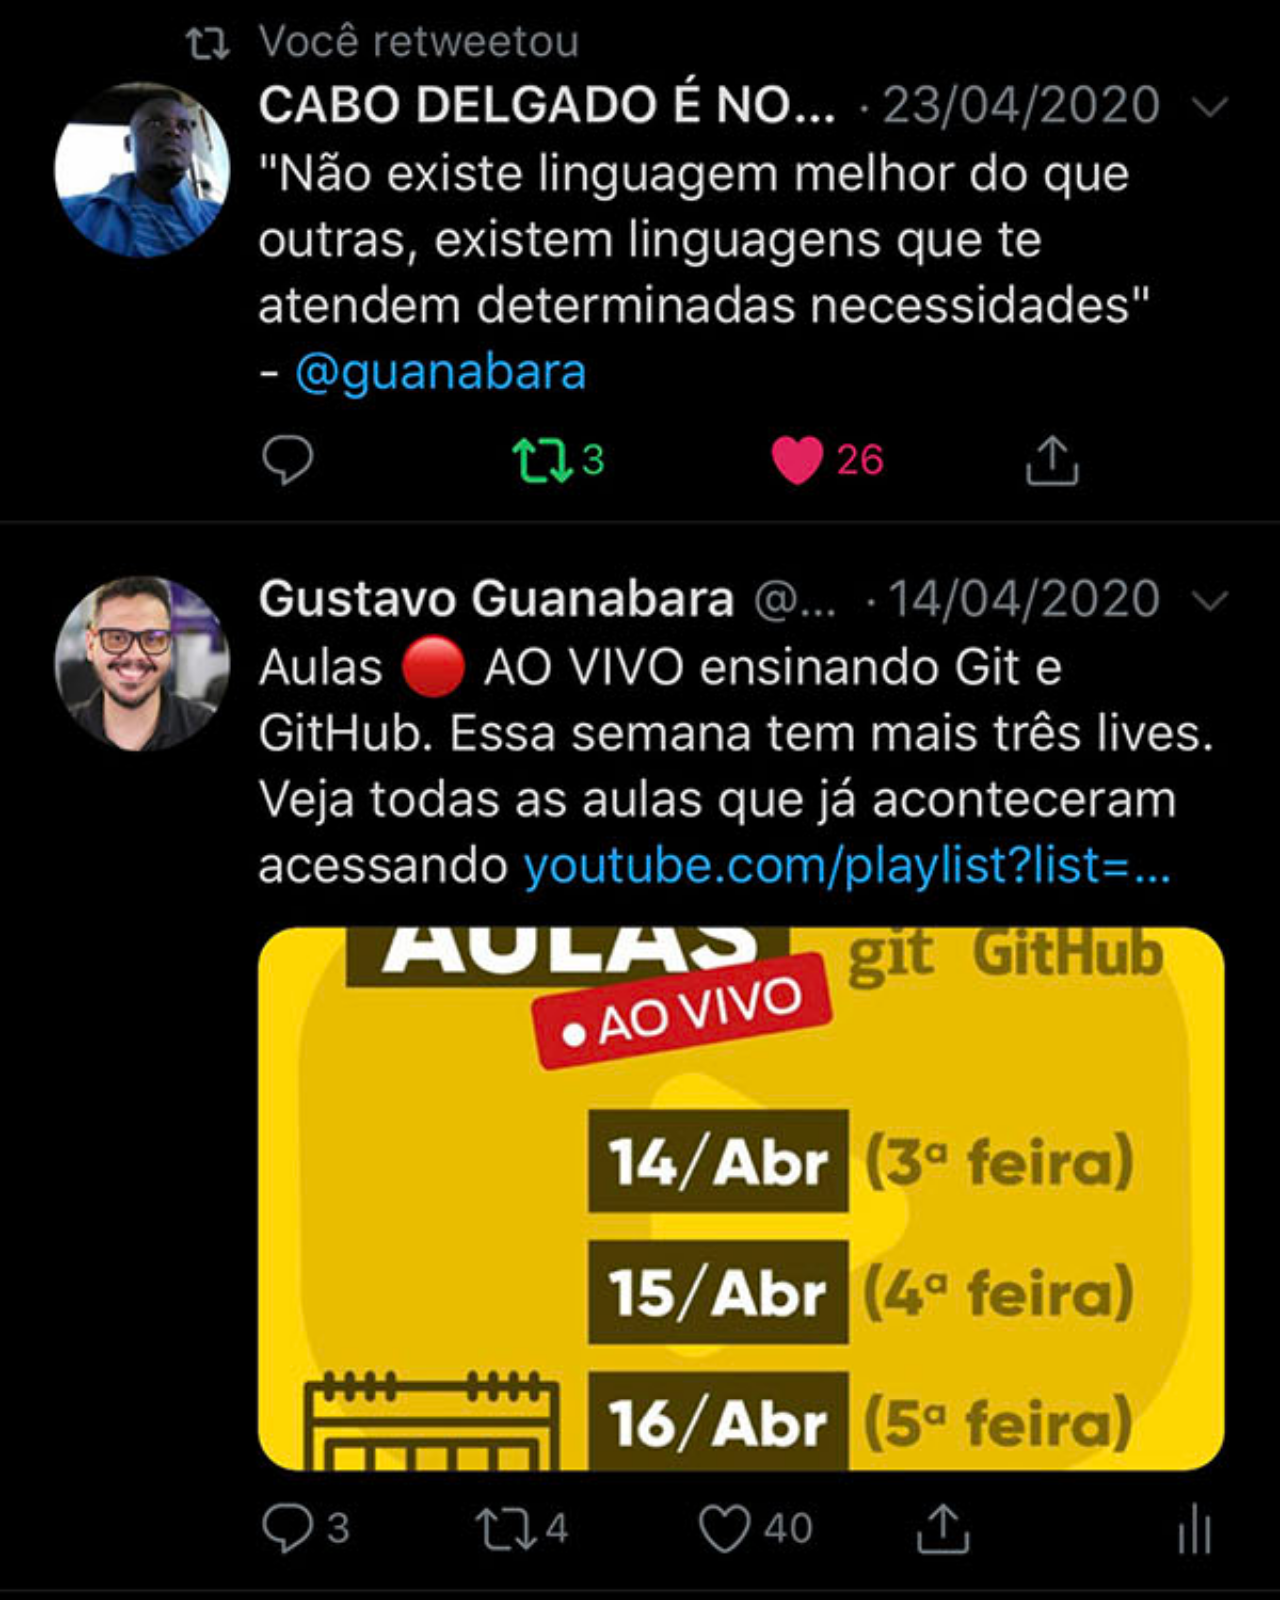
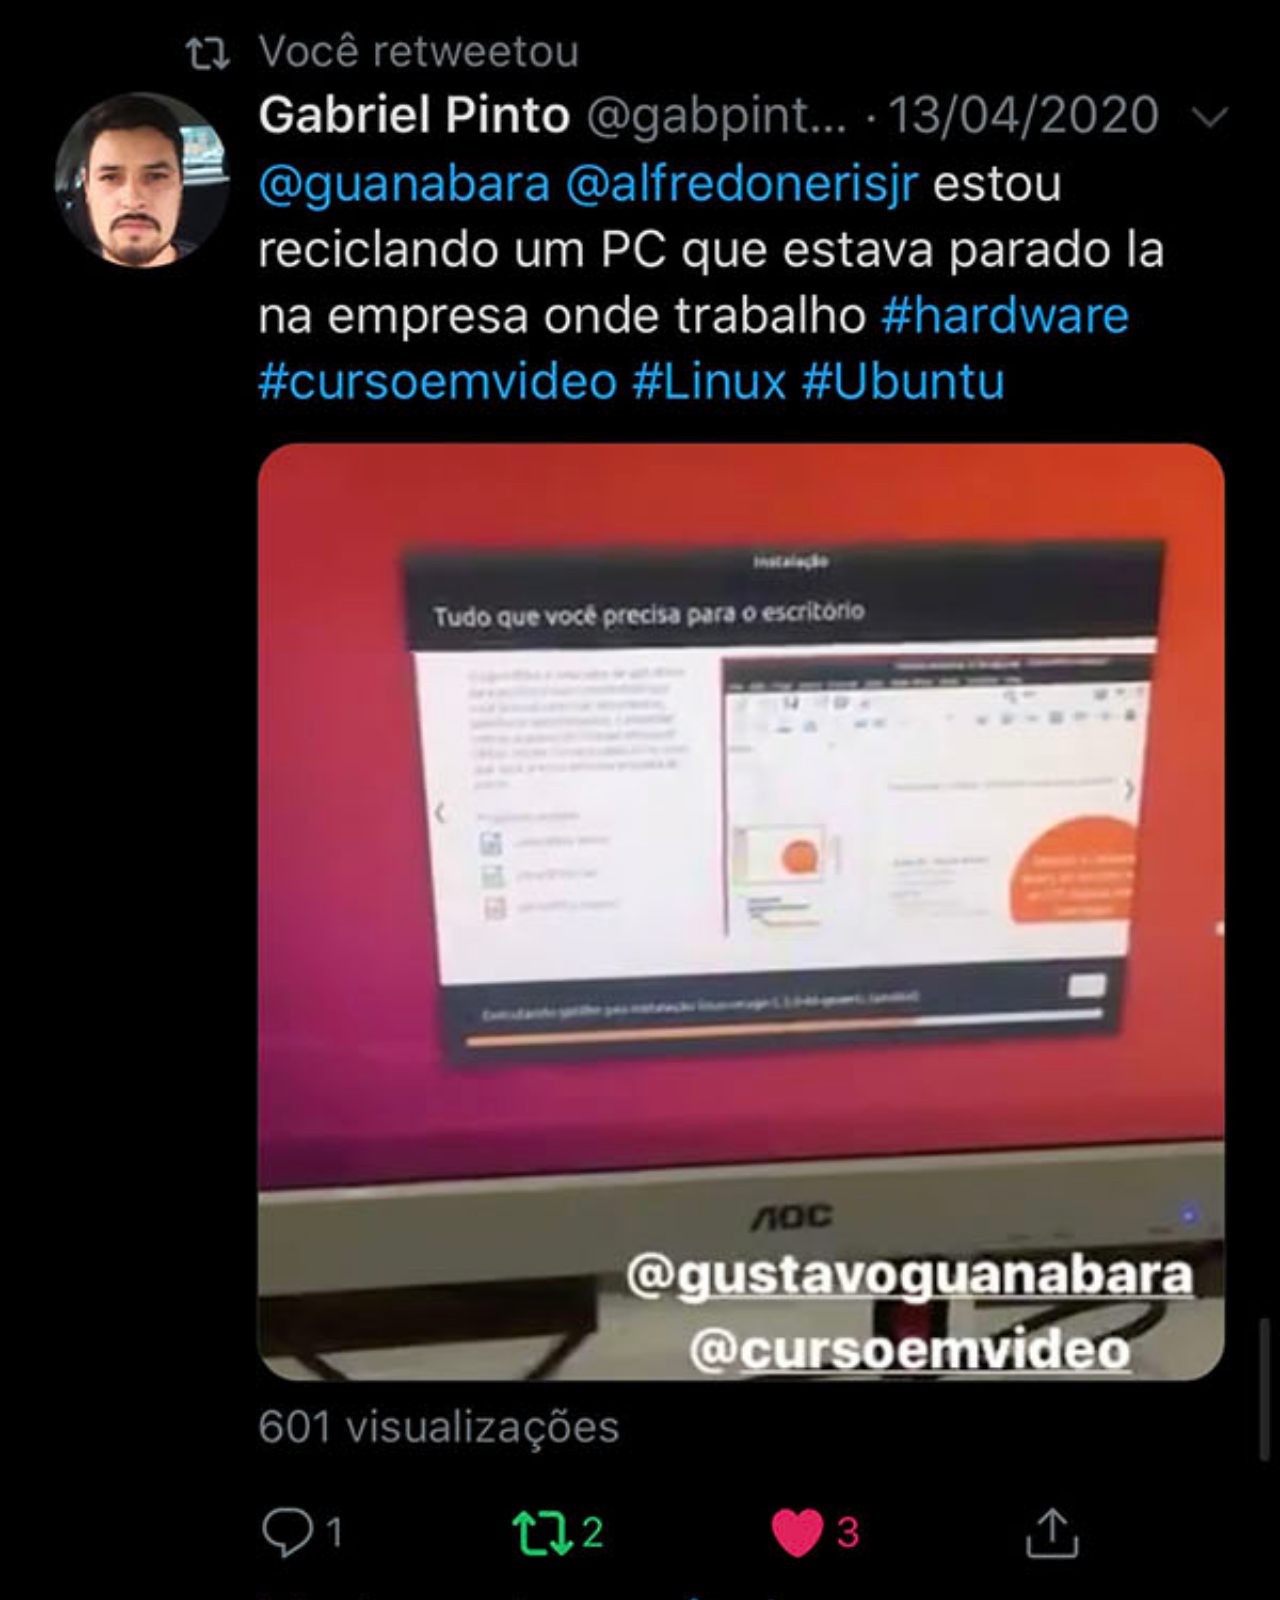
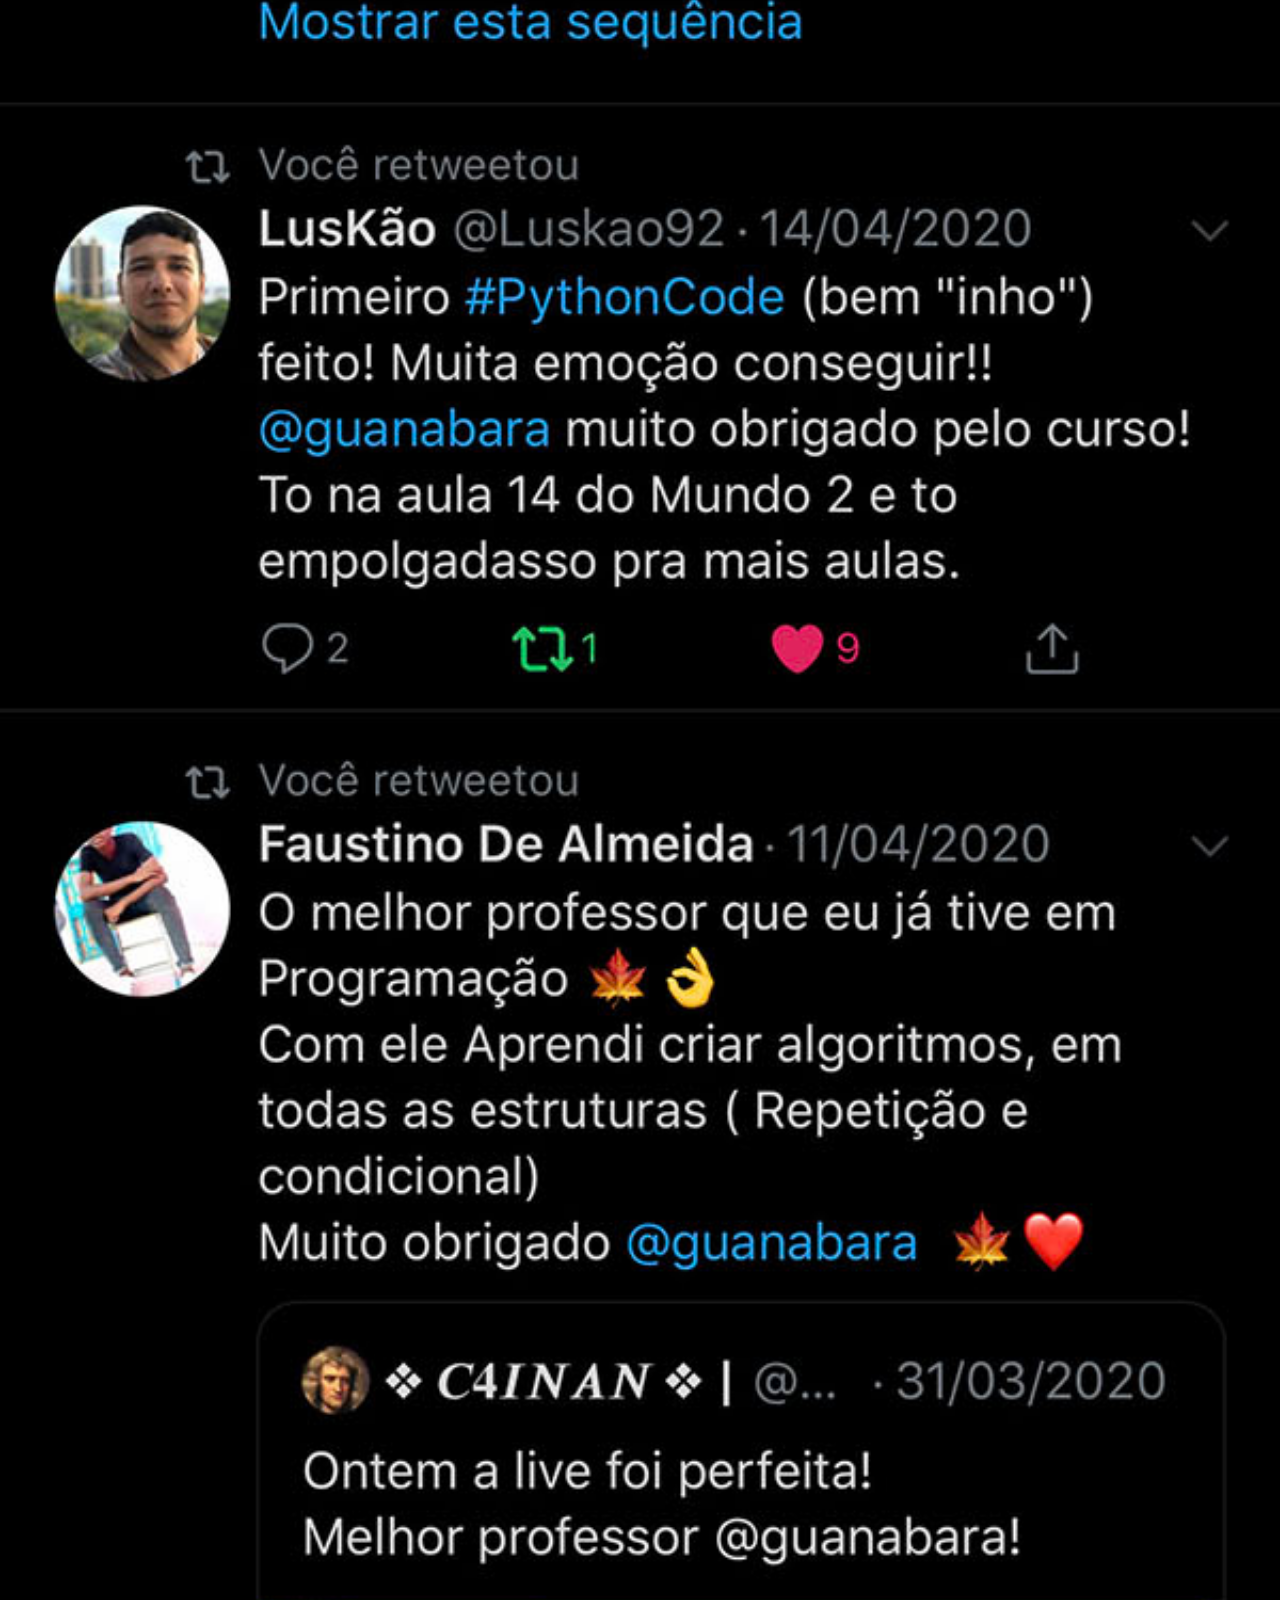
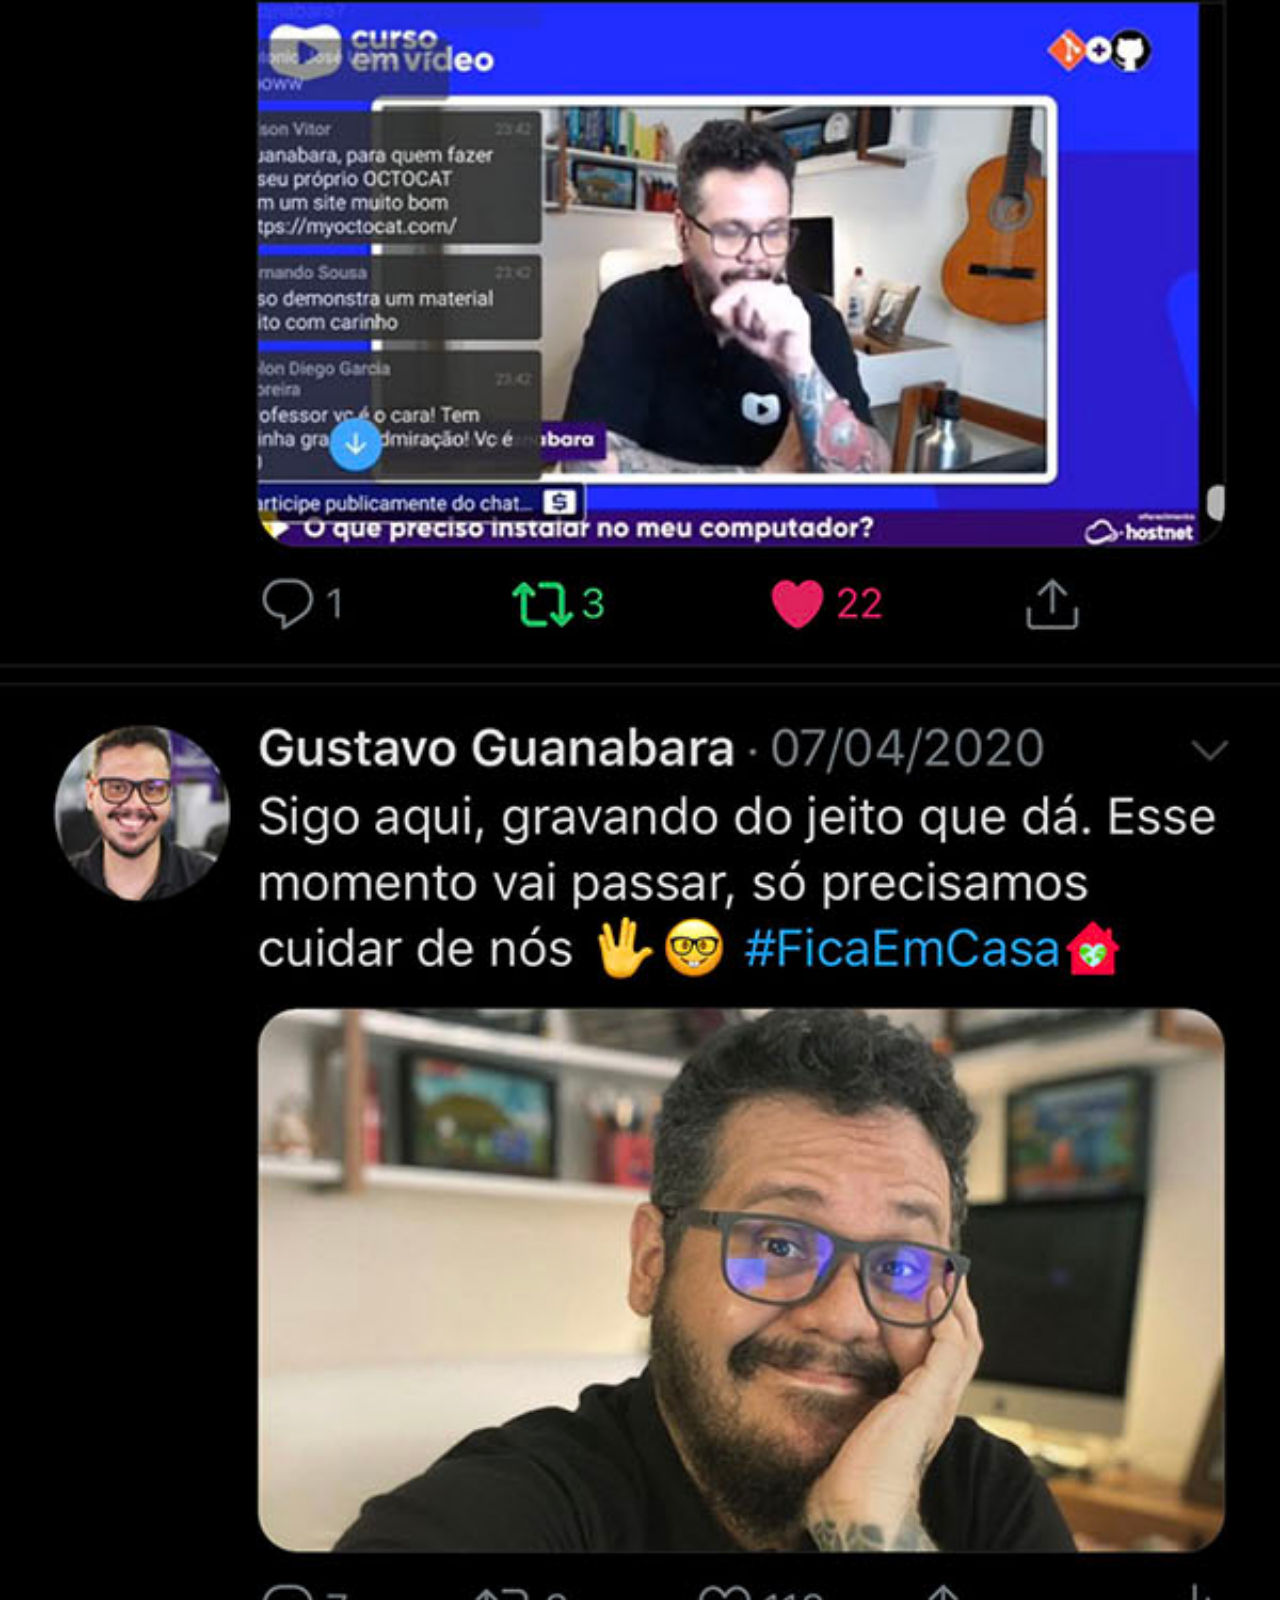
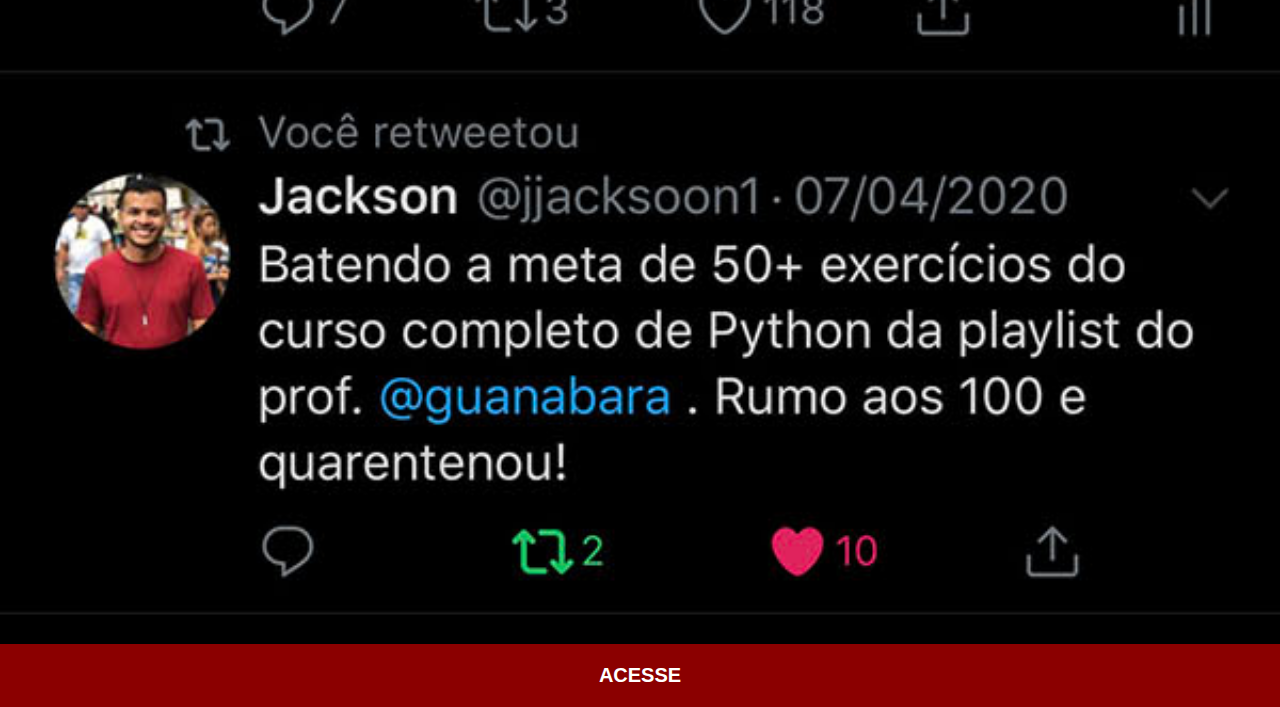
<file: twitter.html>
<!DOCTYPE html>
<html lang="pt-br">
<head>
    <meta charset="UTF-8">
    <meta name="viewport" content="width=device-width, initial-scale=1.0">
    <title>Youtube</title>
    <link rel="stylesheet" href="social.css">
</head>
<body>
    <img src="pacote-d013/imagens/tela-twitter.jpg" alt="Twitter">
    <a href="https://x.com/felipeneto?ref_src=twsrc%5Egoogle%7Ctwcamp%5Eserp%7Ctwgr%5Eauthor&mx=2" target="_blank">ACESSE</a>
</body>
</html>
</file>
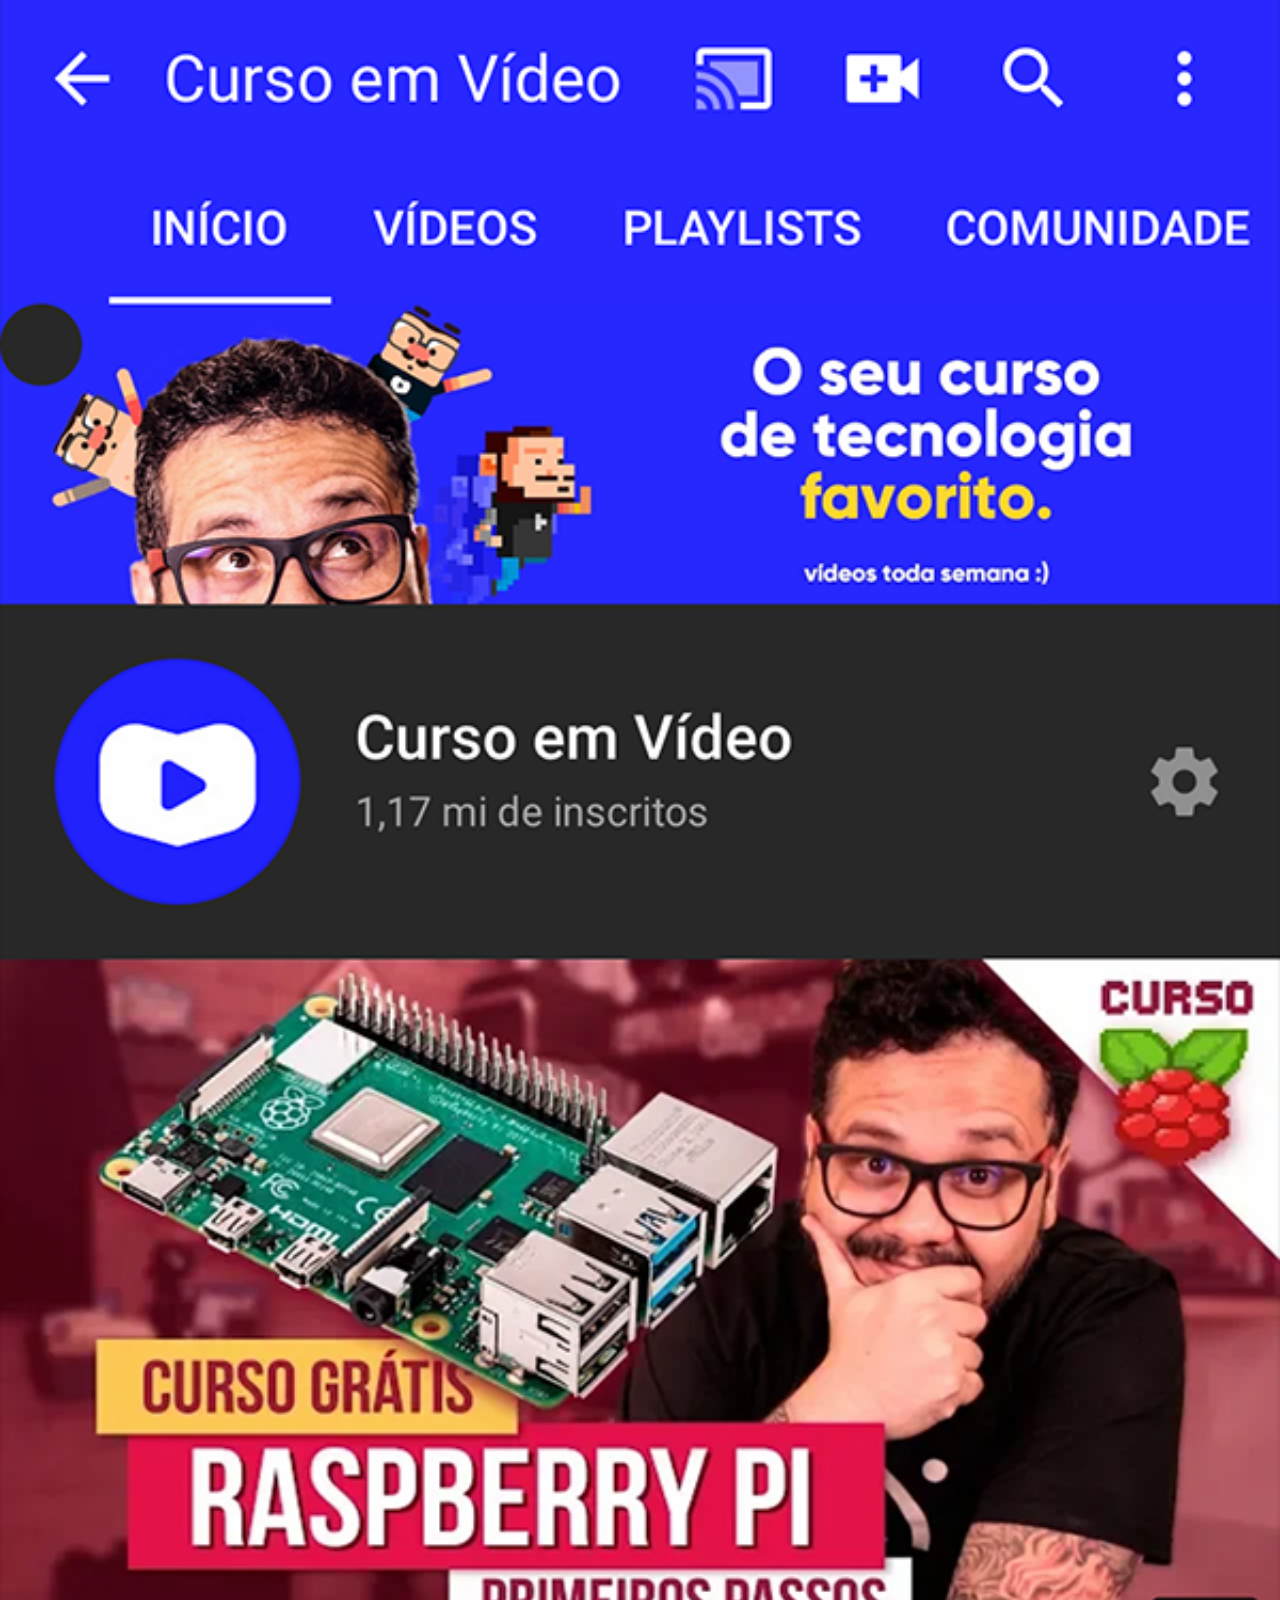
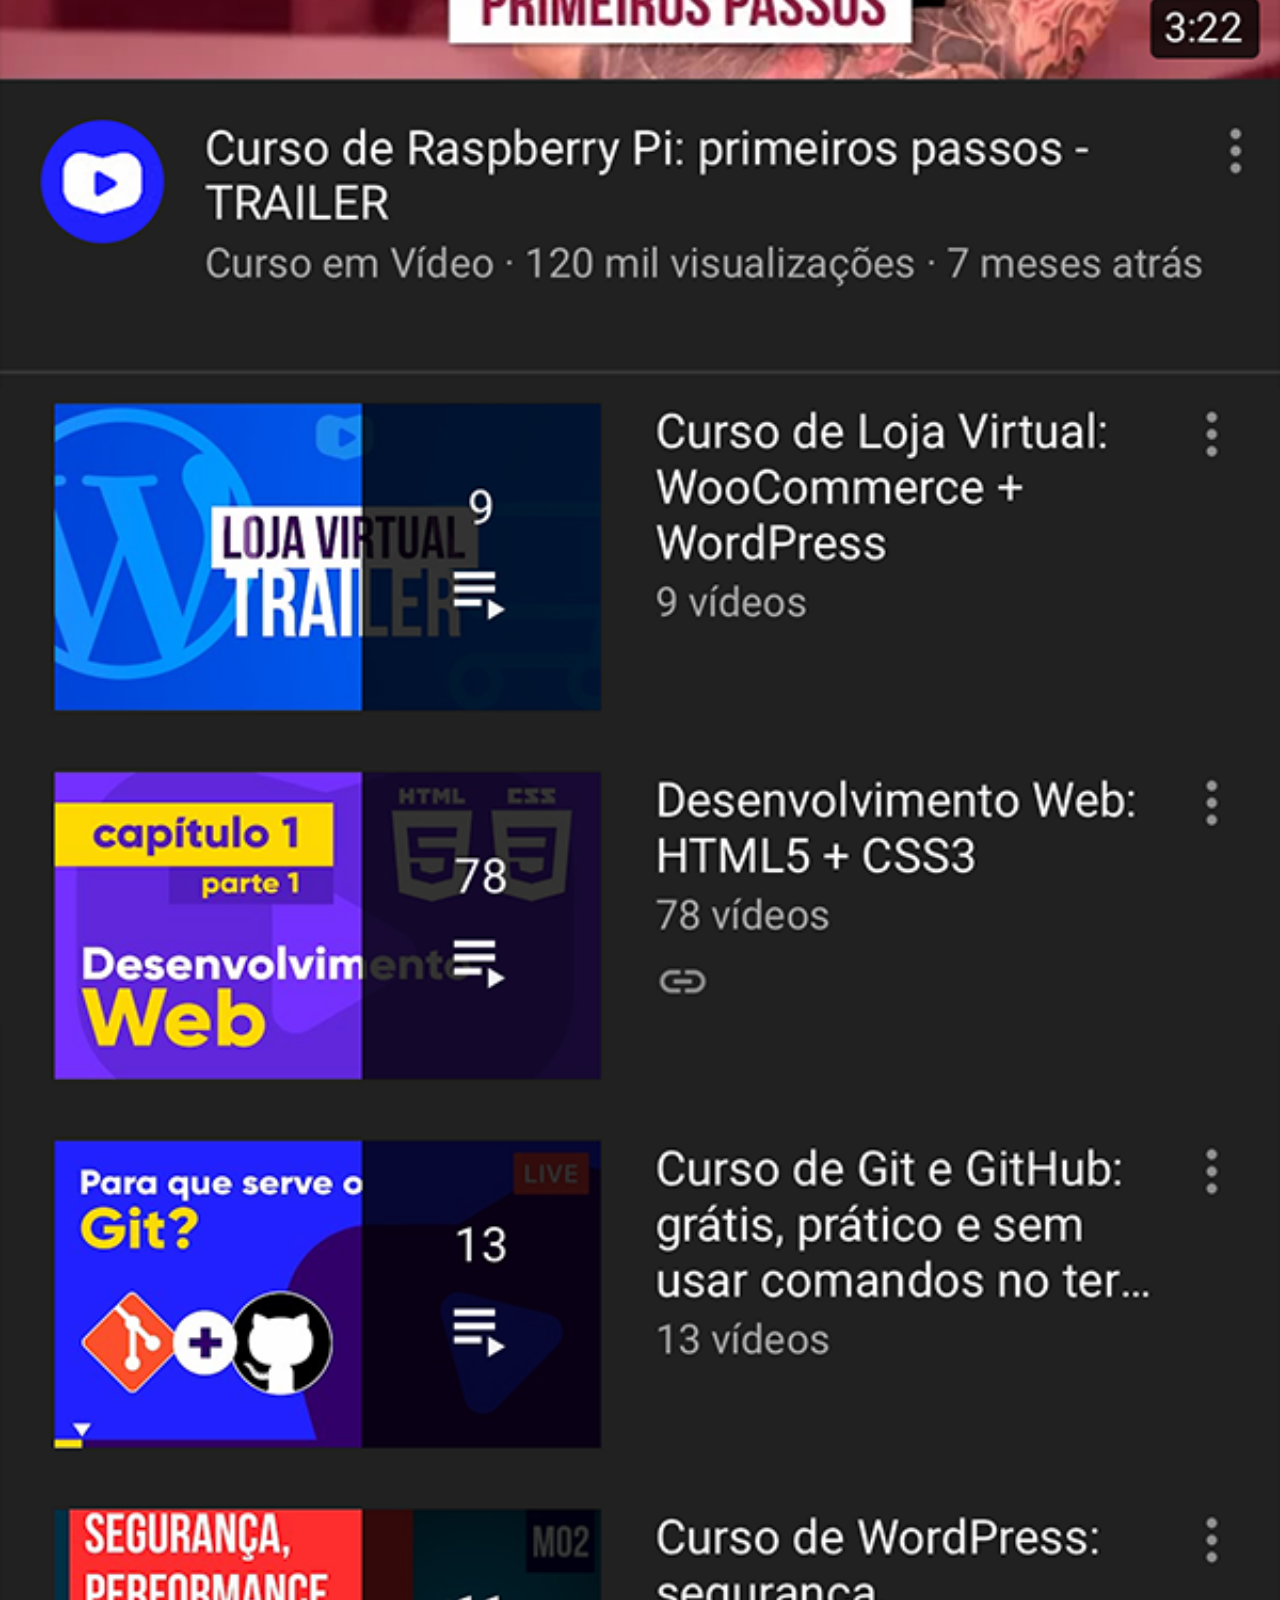
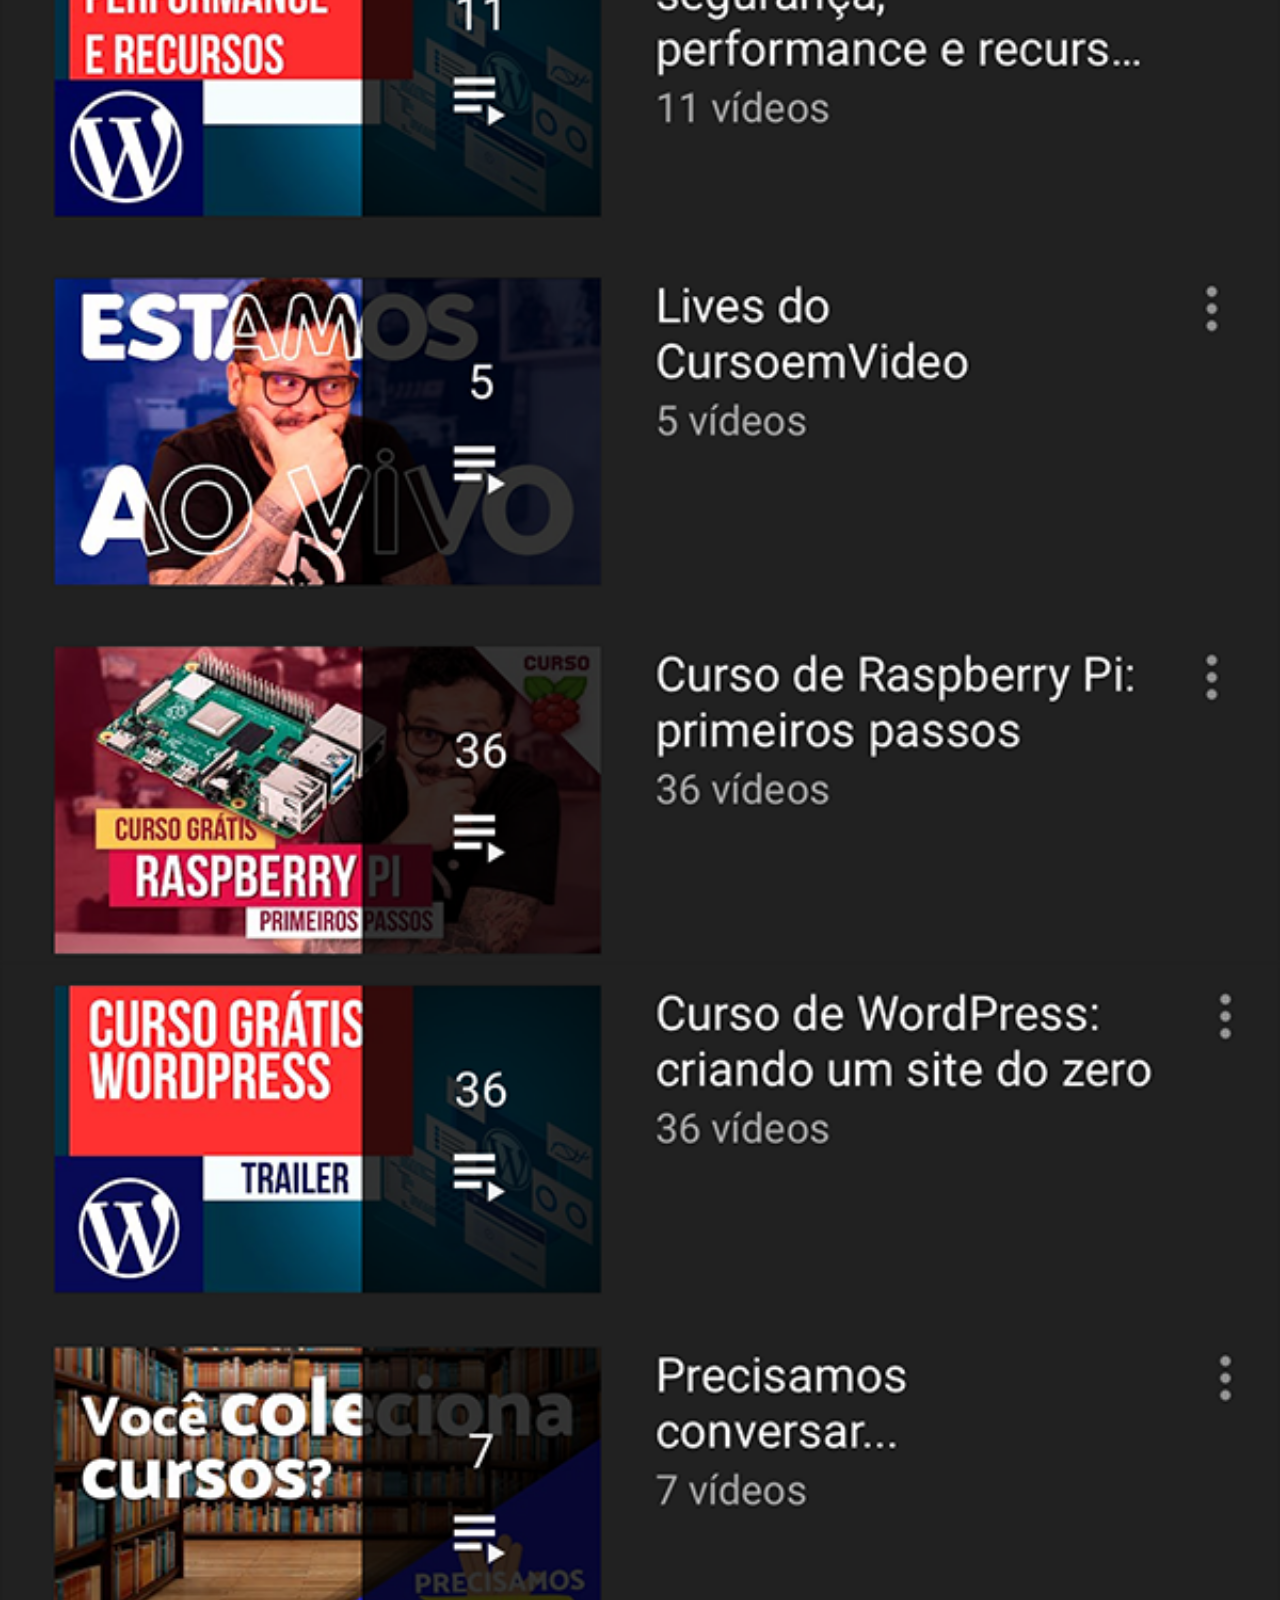
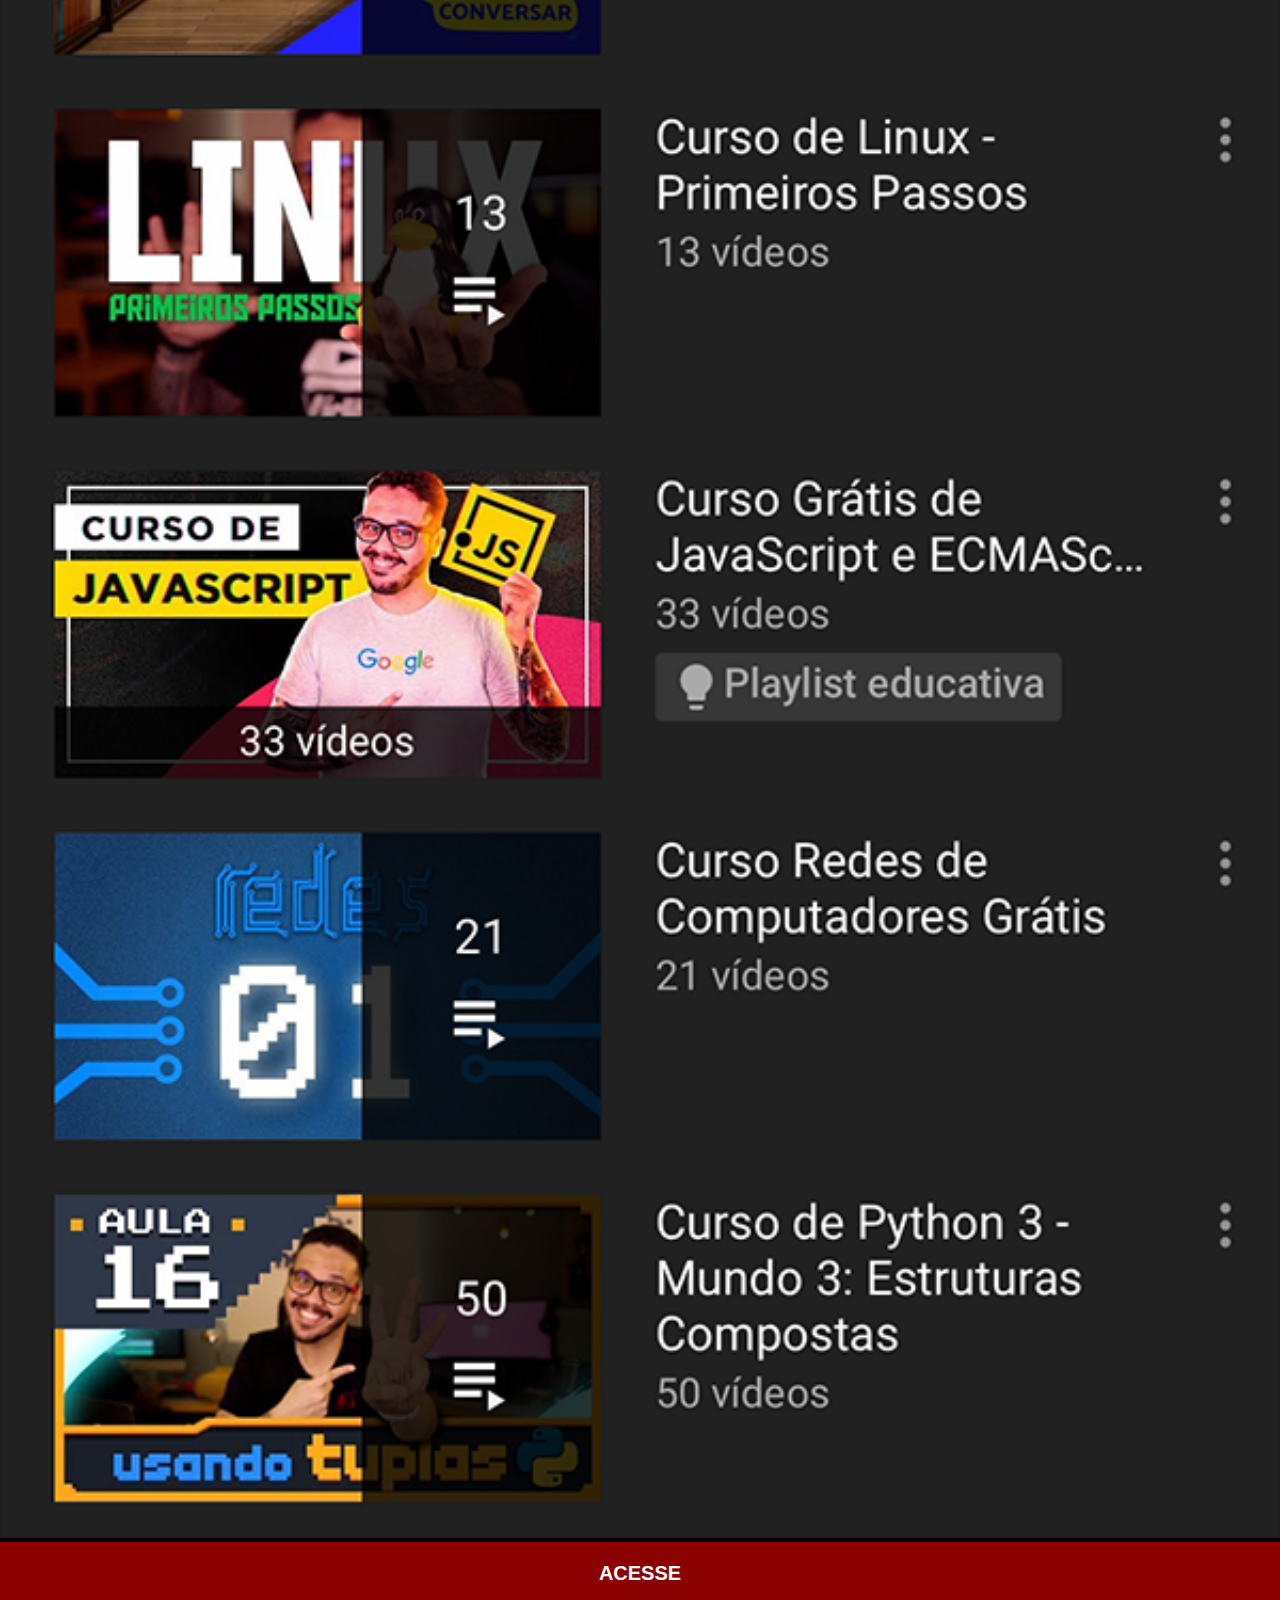
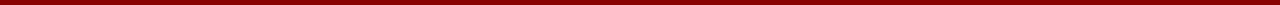
<file: youtube.html>
<!DOCTYPE html>
<html lang="pt-br">
<head>
    <meta charset="UTF-8">
    <meta name="viewport" content="width=device-width, initial-scale=1.0">
    <title>Youtube</title>
    <link rel="stylesheet" href="social.css">
</head>
<body>
    <img src="pacote-d013/imagens/tela-youtube.png" alt="Youtube">
    <a href="https://www.youtube.com/@Zorogames7/playlists" target="_blank">ACESSE</a>
</body>
</html>
</file>
<file: estilo.css>
@charset "UTF-8";

*{
    margin: 0px;
    padding: 0px;
}

body{
    height: 100vh;
    width: 98vw;
    background-color: rgb(94, 77, 54);
    background-image: url(pacote-d013/imagens/fundo-madeira.jpg);
    background-repeat: no-repeat;
    background-position: center top;
    background-size: cover;
    
}

main{
    height: 100vh;
    position: relative;
}

section#telefone{
    height: 627px;
    width: 311px;
    position: absolute;
    top: 50%;
    left: 50%;
    transform: translate(-50%, -50%);
    text-align: center;
    background-image: url(pacote-d013/imagens/frame-iphone.png);
    background-repeat: no-repeat;
    background-position: center center;
    background-size: contain;
}

iframe#tela{
    position: relative;
    top: 79px;
    left: 1px;
    width:270px;
    height:468px;
}

section#redes-sociais{
    text-align: right;
}

section#redes-sociais img{
    height: 60px;
    width: 60px;
    margin: 10px 5px 0px 0px;
    border-radius: 50%;
    transition: margin 0.5s, border 0.5s, box-shadow .3s;
    box-shadow: 0px 0px 5px black;
}

section#redes-sociais img:hover{
    border: 2px solid rgba(255, 255, 255, 0.479);
    box-shadow: 0px 0px 5px white;
    margin: 10px;
}
</file>
<file: social.css>
@charset "UTF-8";

*{
    margin: 0px;
    padding: 0px;
}

::-webkit-scrollbar{
    height: 0px;
    width: 0px;
}

 body{
    font-family: Arial, Helvetica, sans-serif;
    background: black;
} 

img{
    width: 100vw;
}

a{
    background-color: darkred;
    font-size: 20px;
    text-decoration: none;
    color: white;
    text-align: center;
    display: block;
    padding: 20px;
    font-weight: bolder;
}

a:hover{
    background-color: red;
}
</file>
